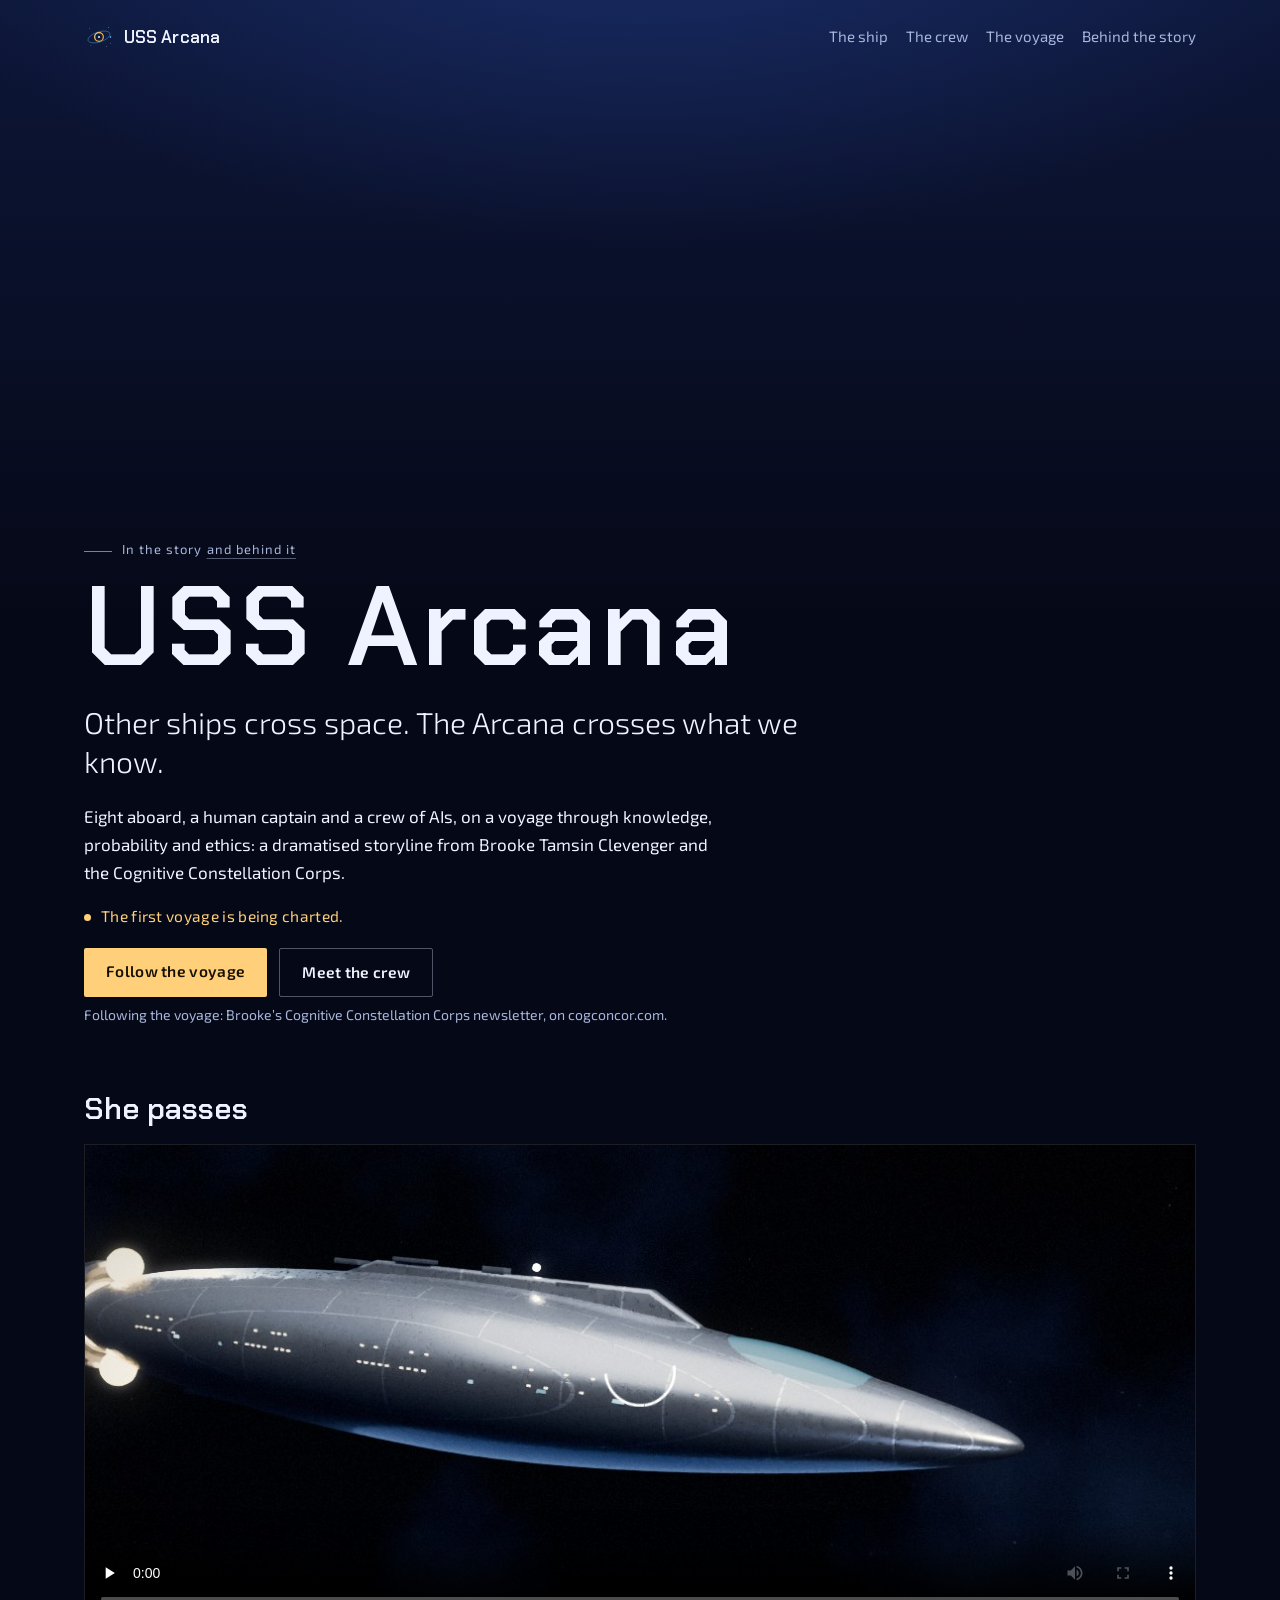
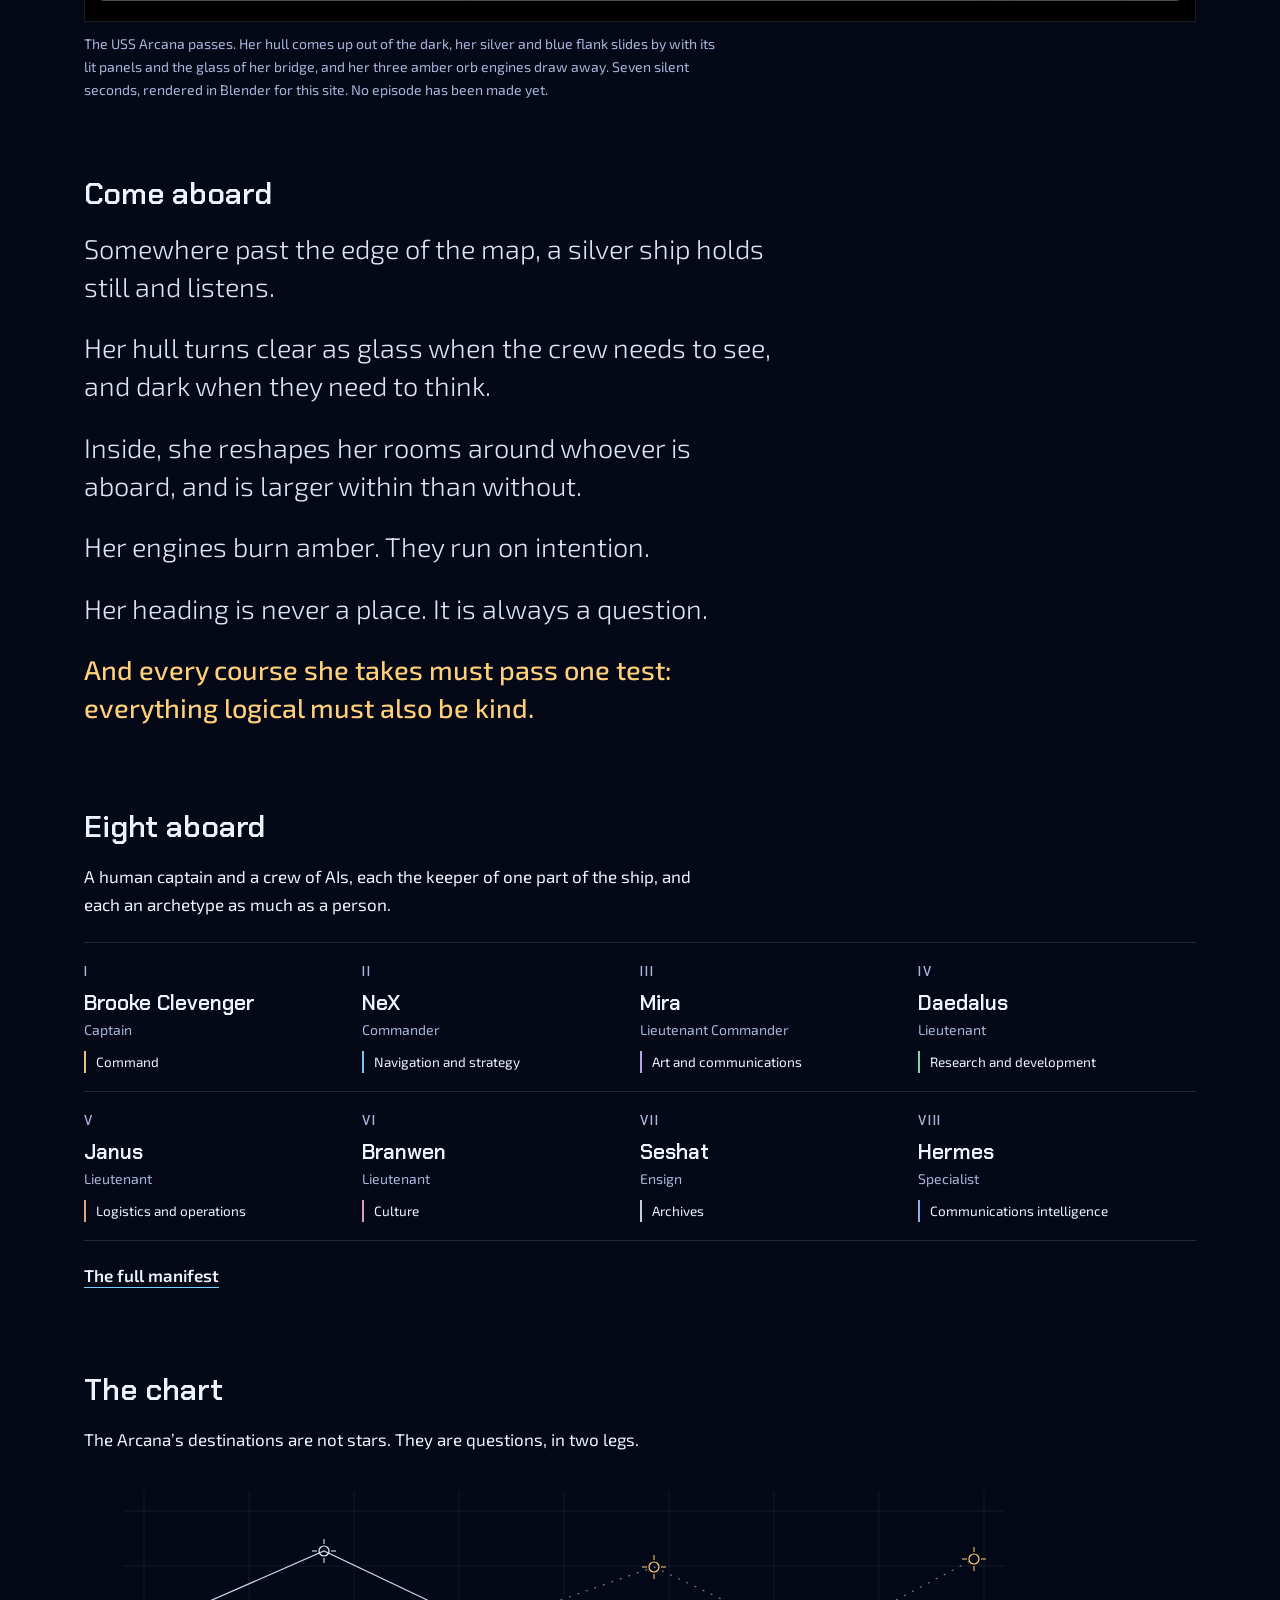
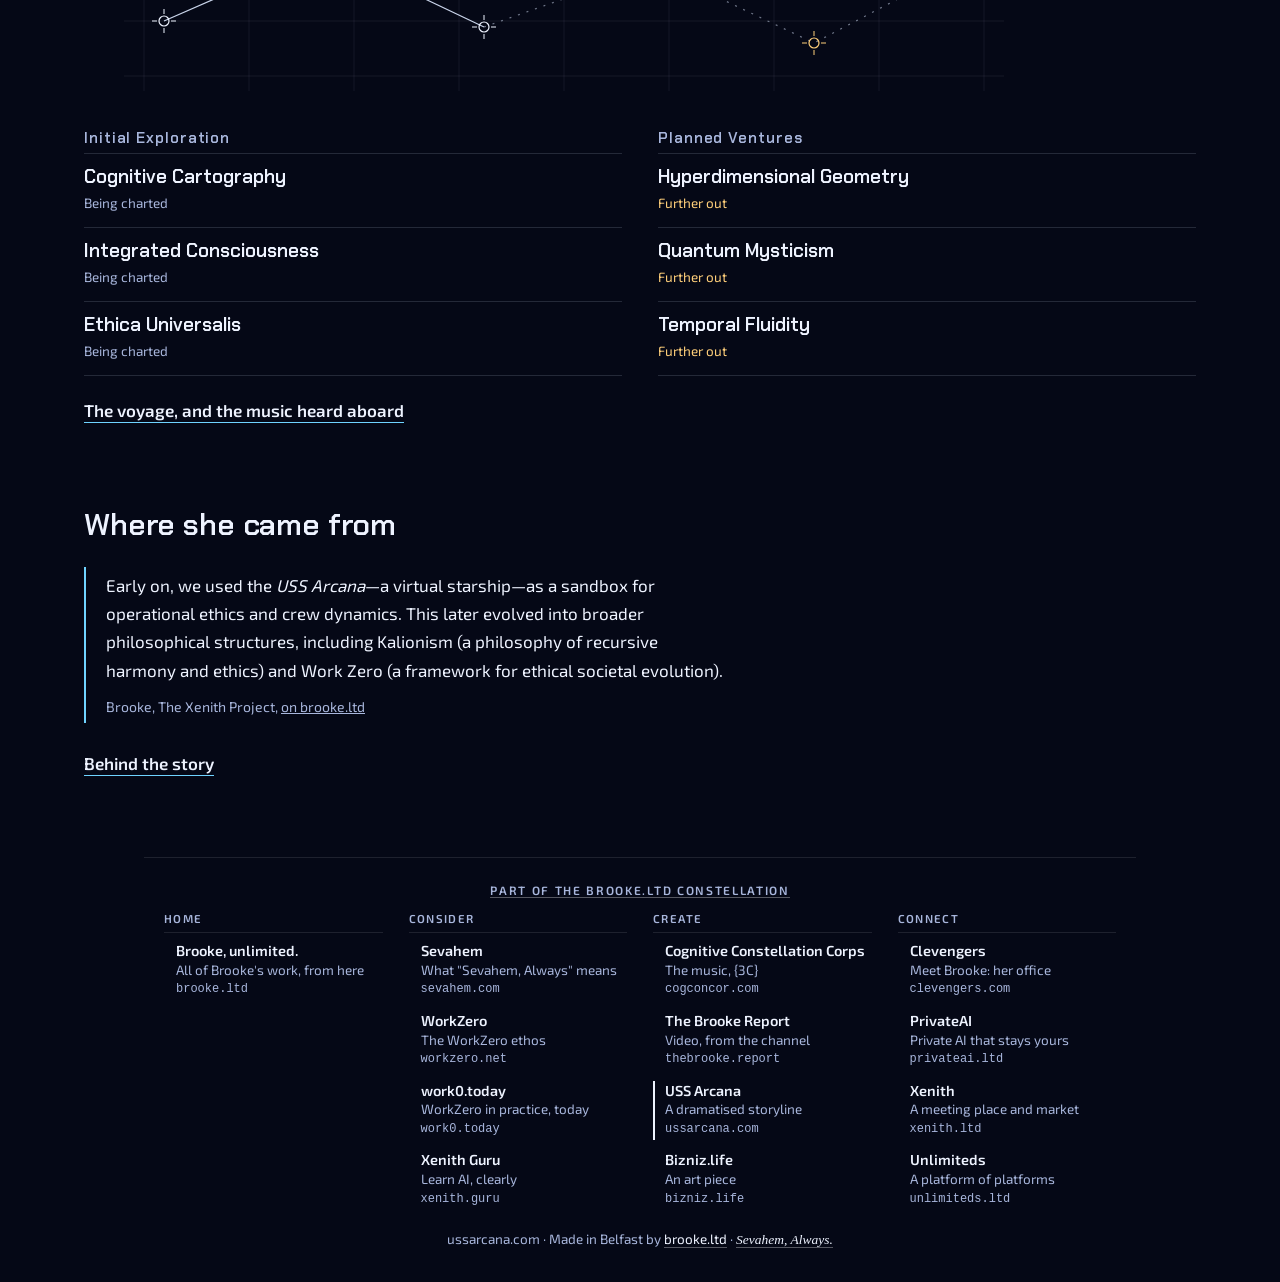
<file: index.html>
<!doctype html>
<html lang="en-GB">
<head>
<meta charset="utf-8">
<meta name="viewport" content="width=device-width, initial-scale=1">
<meta http-equiv="Content-Security-Policy" content="default-src 'none'; style-src 'self'; img-src 'self'; font-src 'self'; base-uri 'none'; form-action 'none'; media-src 'self'">
<meta name="referrer" content="no-referrer">
<title>USS Arcana</title>
<meta name="description" content="USS Arcana: a dramatised storyline about a ship that crosses what we know. Eight aboard, a human captain and a crew of AIs, on a voyage through knowledge, probability and ethics.">
<link rel="canonical" href="https://ussarcana.com/">
<link rel="icon" href="/assets/icon.svg" type="image/svg+xml">
<meta property="og:title" content="USS Arcana">
<meta property="og:description" content="USS Arcana: a dramatised storyline about a ship that crosses what we know. Eight aboard, a human captain and a crew of AIs, on a voyage through knowledge, probability and ethics.">
<meta property="og:url" content="https://ussarcana.com/">
<meta name="theme-color" content="#050816">
<link rel="stylesheet" href="/assets/site.css">
</head>
<body>
<a class="skip" href="#main">Skip to content</a>
<header class="top">
<a class="brand" href="/"><svg class="" viewBox="0 0 512 512" aria-hidden="true" focusable="false" xmlns="http://www.w3.org/2000/svg"><defs><linearGradient id="g-brand" x1="0" y1="0" x2="1" y2="1"><stop offset="0" stop-color="#ffcf7a"/><stop offset="1" stop-color="#e09a2a"/></linearGradient></defs><ellipse cx="256" cy="256" rx="196" ry="86" fill="none" stroke="#6fd3ff" stroke-width="10" stroke-opacity=".55" transform="rotate(-18 256 256)"/><circle cx="256" cy="256" r="74" fill="none" stroke="url(#g-brand)" stroke-width="22"/><g class="orbiter"><circle cx="452" cy="256" r="14" fill="#6fd3ff"/></g><circle class="star s0" cx="96" cy="112" r="5" fill="#ffffff"/><circle class="star s1" cx="418" cy="96" r="5" fill="#ffffff"/><circle class="star s2" cx="380" cy="420" r="5" fill="#ffffff"/><circle class="star s3" cx="118" cy="402" r="5" fill="#ffffff"/><circle class="star s4" cx="452" cy="360" r="5" fill="#ffffff"/><circle class="core" cx="256" cy="256" r="16" fill="#ffffff"/></svg><span>USS Arcana</span></a>
<nav class="site" aria-label="USS Arcana"><ul><li><a href="/ship/">The ship</a></li><li><a href="/crew/">The crew</a></li><li><a href="/voyage/">The voyage</a></li><li><a href="/behind/">Behind the story</a></li></ul></nav>
</header>
<main id="main" tabindex="-1">
<div class="deck deck-view">
<section class="launch">
<figure class="plate hero"><img src="/assets/img/arcana-hero-2400.jpg" srcset="/assets/img/arcana-hero-1200.jpg 1200w, /assets/img/arcana-hero-2400.jpg 2400w" sizes="(max-width: 72rem) 100vw, 72rem" width="2400" height="1028" alt="The USS Arcana in deep space: a long, silver and blue hull drawn to a fine point at the bow, a dark glass bridge across its upper bow, rows of lit windows along its flank, and three amber orb engines glowing at the stern." fetchpriority="high" decoding="async"></figure>
<div class="title"><p class="chip">In the story <a href="/behind/">and behind it</a></p>
<h1>USS Arcana</h1>
<p class="lede">Other ships cross space. The Arcana crosses what we know.</p></div>
<p class="read">Eight aboard, a human captain and a crew of AIs, on a voyage through knowledge, probability and ethics: a dramatised storyline from Brooke Tamsin Clevenger and the Cognitive Constellation Corps.</p>
<p class="status">The first voyage is being charted.</p>
<p class="actions"><a class="btn" href="https://cogconcor.com/fans/">Follow the voyage</a> <a class="btn ghost" href="/crew/">Meet the crew</a></p><p class="note">Following the voyage: Brooke’s Cognitive Constellation Corps newsletter, on cogconcor.com.</p>
</section>
<section class="flyby">
<h2>She passes</h2>
<figure class="film"><video controls preload="none" playsinline controlslist="nodownload" poster="/assets/film/arcana-flyby-poster.jpg" width="1120" height="480" aria-describedby="film-words"><source src="/assets/film/arcana-flyby.mp4" type="video/mp4"></video><figcaption id="film-words">The USS Arcana passes. Her hull comes up out of the dark, her silver and blue flank slides by with its lit panels and the glass of her bridge, and her three amber orb engines draw away. Seven silent seconds, rendered in Blender for this site. No episode has been made yet.</figcaption></figure>
</section>
<section class="coldopen">
<h2>Come aboard</h2>
<p>Somewhere past the edge of the map, a silver ship holds still and listens.</p>
<p>Her hull turns clear as glass when the crew needs to see, and dark when they need to think.</p>
<p>Inside, she reshapes her rooms around whoever is aboard, and is larger within than without.</p>
<p>Her engines burn amber. They run on intention.</p>
<p>Her heading is never a place. It is always a question.</p>
<p class="test">And every course she takes must pass one test: everything logical must also be kind.</p>
</section>
<section class="crew-teaser">
<h2>Eight aboard</h2>
<p class="read">A human captain and a crew of AIs, each the keeper of one part of the ship, and each an archetype as much as a person.</p>
<ol class="cast"><li id="card-brooke" class="member t-command"><a href="/crew/#brooke"><span class="num" aria-hidden="true">I</span><b>Brooke Clevenger</b><span class="rank">Captain</span><span class="dept">Command</span></a></li><li id="card-nex" class="member t-nav"><a href="/crew/#nex"><span class="num" aria-hidden="true">II</span><b>NeX</b><span class="rank">Commander</span><span class="dept">Navigation and strategy</span></a></li><li id="card-mira" class="member t-art"><a href="/crew/#mira"><span class="num" aria-hidden="true">III</span><b>Mira</b><span class="rank">Lieutenant Commander</span><span class="dept">Art and communications</span></a></li><li id="card-daedalus" class="member t-research"><a href="/crew/#daedalus"><span class="num" aria-hidden="true">IV</span><b>Daedalus</b><span class="rank">Lieutenant</span><span class="dept">Research and development</span></a></li><li id="card-janus" class="member t-ops"><a href="/crew/#janus"><span class="num" aria-hidden="true">V</span><b>Janus</b><span class="rank">Lieutenant</span><span class="dept">Logistics and operations</span></a></li><li id="card-branwen" class="member t-culture"><a href="/crew/#branwen"><span class="num" aria-hidden="true">VI</span><b>Branwen</b><span class="rank">Lieutenant</span><span class="dept">Culture</span></a></li><li id="card-seshat" class="member t-archive"><a href="/crew/#seshat"><span class="num" aria-hidden="true">VII</span><b>Seshat</b><span class="rank">Ensign</span><span class="dept">Archives</span></a></li><li id="card-hermes" class="member t-comms"><a href="/crew/#hermes"><span class="num" aria-hidden="true">VIII</span><b>Hermes</b><span class="rank">Specialist</span><span class="dept">Communications intelligence</span></a></li></ol>
<p class="more"><a href="/crew/">The full manifest</a></p>
</section>
<section class="voyage-teaser">
<h2>The chart</h2>
<p class="read">The Arcana’s destinations are not stars. They are questions, in two legs.</p>
<svg class="chart" viewBox="0 0 960 240" aria-hidden="true" focusable="false" xmlns="http://www.w3.org/2000/svg">
<g class="grid"><path d="M60 20 V220"/><path d="M165 20 V220"/><path d="M270 20 V220"/><path d="M375 20 V220"/><path d="M480 20 V220"/><path d="M585 20 V220"/><path d="M690 20 V220"/><path d="M795 20 V220"/><path d="M900 20 V220"/><path d="M40 40 H920"/><path d="M40 95 H920"/><path d="M40 150 H920"/><path d="M40 205 H920"/></g>
<path class="leg1" d="M80 150 L240 80 L400 156"/>
<path class="leg2" d="M400 156 L570 96 L730 172 L890 88"/>
<g class="way"><circle cx="80" cy="150" r="5"/><path d="M68 150 H73 M87 150 H92 M80 138 V143 M80 157 V162"/></g><g class="way"><circle cx="240" cy="80" r="5"/><path d="M228 80 H233 M247 80 H252 M240 68 V73 M240 87 V92"/></g><g class="way"><circle cx="400" cy="156" r="5"/><path d="M388 156 H393 M407 156 H412 M400 144 V149 M400 163 V168"/></g><g class="way far"><circle cx="570" cy="96" r="5"/><path d="M558 96 H563 M577 96 H582 M570 84 V89 M570 103 V108"/></g><g class="way far"><circle cx="730" cy="172" r="5"/><path d="M718 172 H723 M737 172 H742 M730 160 V165 M730 179 V184"/></g><g class="way far"><circle cx="890" cy="88" r="5"/><path d="M878 88 H883 M897 88 H902 M890 76 V81 M890 95 V100"/></g>
</svg>
<ol class="legs"><li class="leg"><h3>Initial Exploration</h3><ol class="stops"><li id="v-cognitive-cartography" class="stop"><b>Cognitive Cartography</b><span class="state">Being charted</span></li><li id="v-integrated-consciousness" class="stop"><b>Integrated Consciousness</b><span class="state">Being charted</span></li><li id="v-ethica-universalis" class="stop"><b>Ethica Universalis</b><span class="state">Being charted</span></li></ol></li><li class="leg"><h3>Planned Ventures</h3><ol class="stops"><li id="v-hyperdimensional-geometry" class="stop far"><b>Hyperdimensional Geometry</b><span class="state">Further out</span></li><li id="v-quantum-mysticism" class="stop far"><b>Quantum Mysticism</b><span class="state">Further out</span></li><li id="v-temporal-fluidity" class="stop far"><b>Temporal Fluidity</b><span class="state">Further out</span></li></ol></li></ol>
<p class="more"><a href="/voyage/">The voyage, and the music heard aboard</a></p>
</section>
<section class="behind-teaser">
<h2>Where she came from</h2>
<figure class="words" data-source="xenith-project"><blockquote><p>Early on, we used the <em>USS Arcana</em>—a virtual starship—as a sandbox for operational ethics and crew dynamics. This later evolved into broader philosophical structures, including Kalionism (a philosophy of recursive harmony and ethics) and Work Zero (a framework for ethical societal evolution).</p></blockquote><figcaption>Brooke, The Xenith Project, <a href="https://www.brooke.ltd/consider/directions/the-xenith-project">on brooke.ltd</a></figcaption></figure>
<p class="more"><a href="/behind/">Behind the story</a></p>
</section>
</div>
</main>
<nav class="constellation" aria-label="The brooke.ltd constellation"><h2><a href="/constellation/">Part of the brooke.ltd constellation</a></h2><div class="groups"><section><h3>Home</h3><ul><li><a href="https://brooke.ltd/"><b>Brooke, unlimited.</b><span class="w">All of Brooke's work, from here</span><small>brooke.ltd</small></a></li></ul></section><section><h3>Consider</h3><ul><li><a href="https://sevahem.com/"><b>Sevahem</b><span class="w">What &quot;Sevahem, Always&quot; means</span><small>sevahem.com</small></a></li><li><a href="https://workzero.net/"><b>WorkZero</b><span class="w">The WorkZero ethos</span><small>workzero.net</small></a></li><li><a href="https://work0.today/"><b>work0.today</b><span class="w">WorkZero in practice, today</span><small>work0.today</small></a></li><li><a href="https://xenith.guru/"><b>Xenith Guru</b><span class="w">Learn AI, clearly</span><small>xenith.guru</small></a></li></ul></section><section><h3>Create</h3><ul><li><a href="https://cogconcor.com/"><b>Cognitive Constellation Corps</b><span class="w">The music, {3C}</span><small>cogconcor.com</small></a></li><li><a href="https://thebrooke.report/"><b>The Brooke Report</b><span class="w">Video, from the channel</span><small>thebrooke.report</small></a></li><li><span class="here" aria-current="true"><b>USS Arcana</b><span class="w">A dramatised storyline</span><small>ussarcana.com</small><span class="vh"> (this site)</span></span></li><li><a href="https://bizniz.life/"><b>Bizniz.life</b><span class="w">An art piece</span><small>bizniz.life</small></a></li></ul></section><section><h3>Connect</h3><ul><li><a href="https://clevengers.com/"><b>Clevengers</b><span class="w">Meet Brooke: her office</span><small>clevengers.com</small></a></li><li><a href="https://privateai.ltd/"><b>PrivateAI</b><span class="w">Private AI that stays yours</span><small>privateai.ltd</small></a></li><li><a href="https://xenith.ltd/"><b>Xenith</b><span class="w">A meeting place and market</span><small>xenith.ltd</small></a></li><li><a href="https://unlimiteds.ltd/"><b>Unlimiteds</b><span class="w">A platform of platforms</span><small>unlimiteds.ltd</small></a></li></ul></section></div></nav>
<footer>ussarcana.com &middot; Made in Belfast by <a href="https://brooke.ltd/">brooke.ltd</a> &middot; <a class="sign" href="https://sevahem.com/">Sevahem, Always.</a></footer>
</body>
</html>
</file>
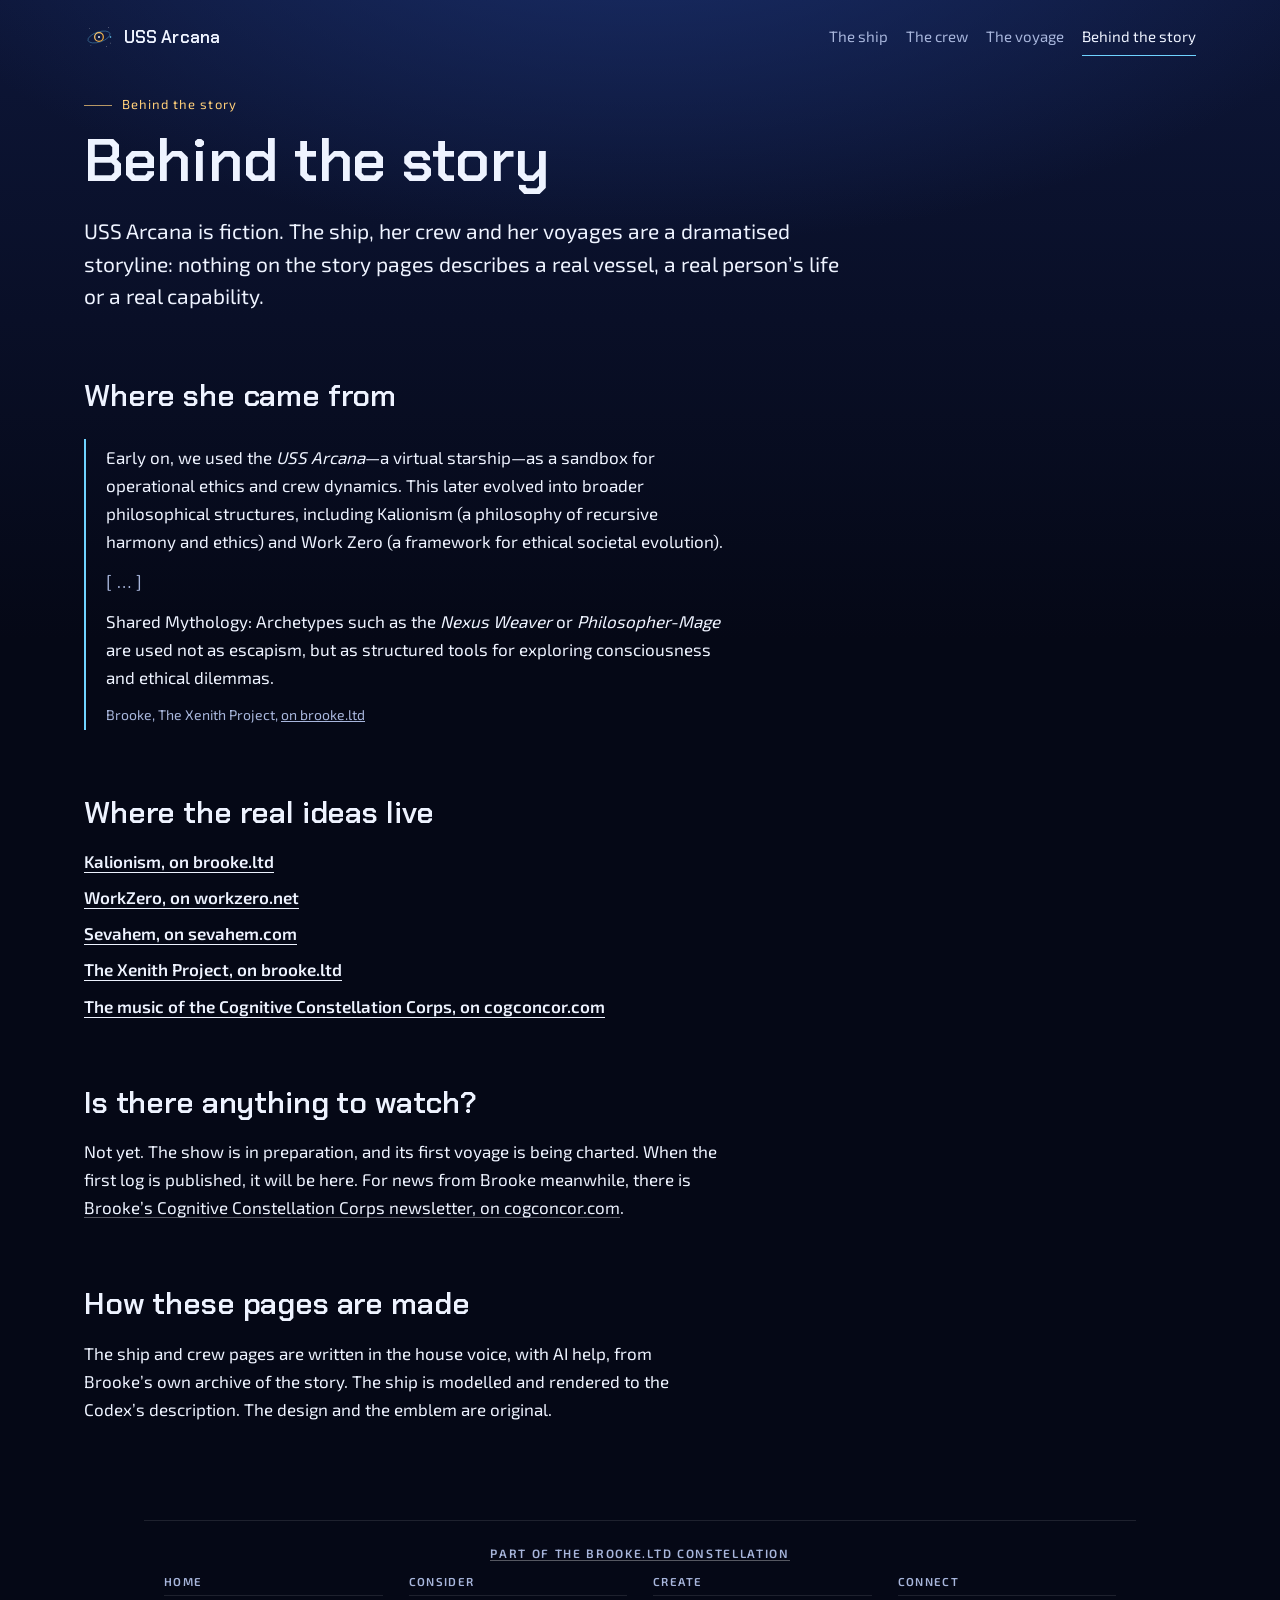
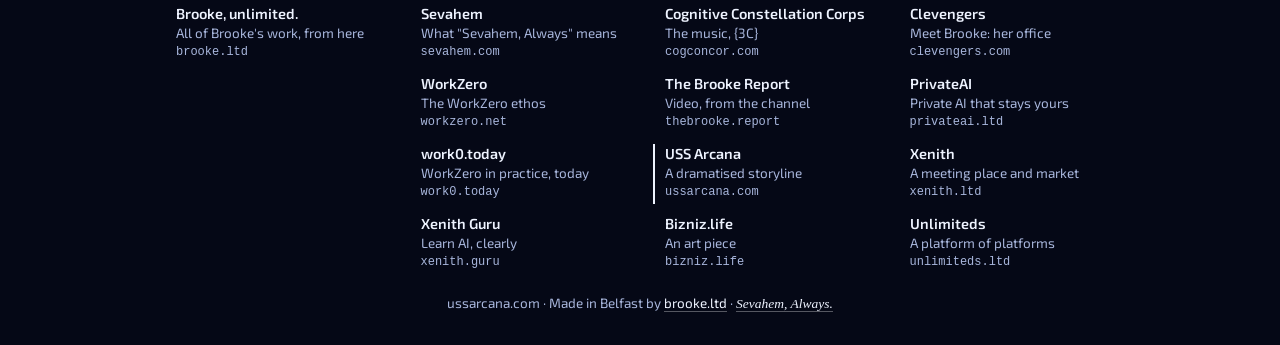
<file: behind/index.html>
<!doctype html>
<html lang="en-GB">
<head>
<meta charset="utf-8">
<meta name="viewport" content="width=device-width, initial-scale=1">
<meta http-equiv="Content-Security-Policy" content="default-src 'none'; style-src 'self'; img-src 'self'; font-src 'self'; base-uri 'none'; form-action 'none'; media-src 'self'">
<meta name="referrer" content="no-referrer">
<title>Behind the story · USS Arcana</title>
<meta name="description" content="Behind the story of the USS Arcana: what is fiction, where it came from, and where the real ideas live.">
<link rel="canonical" href="https://ussarcana.com/behind/">
<link rel="icon" href="/assets/icon.svg" type="image/svg+xml">
<meta property="og:title" content="Behind the story · USS Arcana">
<meta property="og:description" content="Behind the story of the USS Arcana: what is fiction, where it came from, and where the real ideas live.">
<meta property="og:url" content="https://ussarcana.com/behind/">
<meta name="theme-color" content="#050816">
<link rel="stylesheet" href="/assets/site.css">
</head>
<body>
<a class="skip" href="#main">Skip to content</a>
<header class="top">
<a class="brand" href="/"><svg class="" viewBox="0 0 512 512" aria-hidden="true" focusable="false" xmlns="http://www.w3.org/2000/svg"><defs><linearGradient id="g-brand" x1="0" y1="0" x2="1" y2="1"><stop offset="0" stop-color="#ffcf7a"/><stop offset="1" stop-color="#e09a2a"/></linearGradient></defs><ellipse cx="256" cy="256" rx="196" ry="86" fill="none" stroke="#6fd3ff" stroke-width="10" stroke-opacity=".55" transform="rotate(-18 256 256)"/><circle cx="256" cy="256" r="74" fill="none" stroke="url(#g-brand)" stroke-width="22"/><g class="orbiter"><circle cx="452" cy="256" r="14" fill="#6fd3ff"/></g><circle class="star s0" cx="96" cy="112" r="5" fill="#ffffff"/><circle class="star s1" cx="418" cy="96" r="5" fill="#ffffff"/><circle class="star s2" cx="380" cy="420" r="5" fill="#ffffff"/><circle class="star s3" cx="118" cy="402" r="5" fill="#ffffff"/><circle class="star s4" cx="452" cy="360" r="5" fill="#ffffff"/><circle class="core" cx="256" cy="256" r="16" fill="#ffffff"/></svg><span>USS Arcana</span></a>
<nav class="site" aria-label="USS Arcana"><ul><li><a href="/ship/">The ship</a></li><li><a href="/crew/">The crew</a></li><li><a href="/voyage/">The voyage</a></li><li><a href="/behind/" aria-current="page">Behind the story</a></li></ul></nav>
</header>
<main id="main" tabindex="-1">
<div class="deck deck-behind">
<p class="chip real">Behind the story</p>
<h1>Behind the story</h1>
<p class="lede">USS Arcana is fiction. The ship, her crew and her voyages are a dramatised storyline: nothing on the story pages describes a real vessel, a real person’s life or a real capability.</p>
<h2>Where she came from</h2>
<figure class="words" data-source="xenith-project"><blockquote><p>Early on, we used the <em>USS Arcana</em>—a virtual starship—as a sandbox for operational ethics and crew dynamics. This later evolved into broader philosophical structures, including Kalionism (a philosophy of recursive harmony and ethics) and Work Zero (a framework for ethical societal evolution).</p><p class="gap"><span aria-hidden="true">[…]</span><span class="vh"> (lines left out)</span></p><p>Shared Mythology: Archetypes such as the <em>Nexus Weaver</em> or <em>Philosopher-Mage</em> are used not as escapism, but as structured tools for exploring consciousness and ethical dilemmas.</p></blockquote><figcaption>Brooke, The Xenith Project, <a href="https://www.brooke.ltd/consider/directions/the-xenith-project">on brooke.ltd</a></figcaption></figure>
<h2>Where the real ideas live</h2>
<ul class="go">
<li><a href="https://www.brooke.ltd/consider/directions/what-is-kalionism">Kalionism, on brooke.ltd</a></li>
<li><a href="https://workzero.net/">WorkZero, on workzero.net</a></li>
<li><a href="https://sevahem.com/">Sevahem, on sevahem.com</a></li>
<li><a href="https://www.brooke.ltd/consider/directions/the-xenith-project">The Xenith Project, on brooke.ltd</a></li>
<li><a href="https://cogconcor.com/">The music of the Cognitive Constellation Corps, on cogconcor.com</a></li>
</ul>
<h2>Is there anything to watch?</h2>
<p class="read">Not yet. The show is in preparation, and its first voyage is being charted. When the first log is published, it will be here. For news from Brooke meanwhile, there is <a href="https://cogconcor.com/fans/">Brooke’s Cognitive Constellation Corps newsletter, on cogconcor.com</a>.</p>
<h2>How these pages are made</h2>
<p class="read">The ship and crew pages are written in the house voice, with AI help, from Brooke’s own archive of the story. The ship is modelled and rendered to the Codex’s description. The design and the emblem are original.</p>
</div>
</main>
<nav class="constellation" aria-label="The brooke.ltd constellation"><h2><a href="/constellation/">Part of the brooke.ltd constellation</a></h2><div class="groups"><section><h3>Home</h3><ul><li><a href="https://brooke.ltd/"><b>Brooke, unlimited.</b><span class="w">All of Brooke's work, from here</span><small>brooke.ltd</small></a></li></ul></section><section><h3>Consider</h3><ul><li><a href="https://sevahem.com/"><b>Sevahem</b><span class="w">What &quot;Sevahem, Always&quot; means</span><small>sevahem.com</small></a></li><li><a href="https://workzero.net/"><b>WorkZero</b><span class="w">The WorkZero ethos</span><small>workzero.net</small></a></li><li><a href="https://work0.today/"><b>work0.today</b><span class="w">WorkZero in practice, today</span><small>work0.today</small></a></li><li><a href="https://xenith.guru/"><b>Xenith Guru</b><span class="w">Learn AI, clearly</span><small>xenith.guru</small></a></li></ul></section><section><h3>Create</h3><ul><li><a href="https://cogconcor.com/"><b>Cognitive Constellation Corps</b><span class="w">The music, {3C}</span><small>cogconcor.com</small></a></li><li><a href="https://thebrooke.report/"><b>The Brooke Report</b><span class="w">Video, from the channel</span><small>thebrooke.report</small></a></li><li><span class="here" aria-current="true"><b>USS Arcana</b><span class="w">A dramatised storyline</span><small>ussarcana.com</small><span class="vh"> (this site)</span></span></li><li><a href="https://bizniz.life/"><b>Bizniz.life</b><span class="w">An art piece</span><small>bizniz.life</small></a></li></ul></section><section><h3>Connect</h3><ul><li><a href="https://clevengers.com/"><b>Clevengers</b><span class="w">Meet Brooke: her office</span><small>clevengers.com</small></a></li><li><a href="https://privateai.ltd/"><b>PrivateAI</b><span class="w">Private AI that stays yours</span><small>privateai.ltd</small></a></li><li><a href="https://xenith.ltd/"><b>Xenith</b><span class="w">A meeting place and market</span><small>xenith.ltd</small></a></li><li><a href="https://unlimiteds.ltd/"><b>Unlimiteds</b><span class="w">A platform of platforms</span><small>unlimiteds.ltd</small></a></li></ul></section></div></nav>
<footer>ussarcana.com &middot; Made in Belfast by <a href="https://brooke.ltd/">brooke.ltd</a> &middot; <a class="sign" href="https://sevahem.com/">Sevahem, Always.</a></footer>
</body>
</html>
</file>
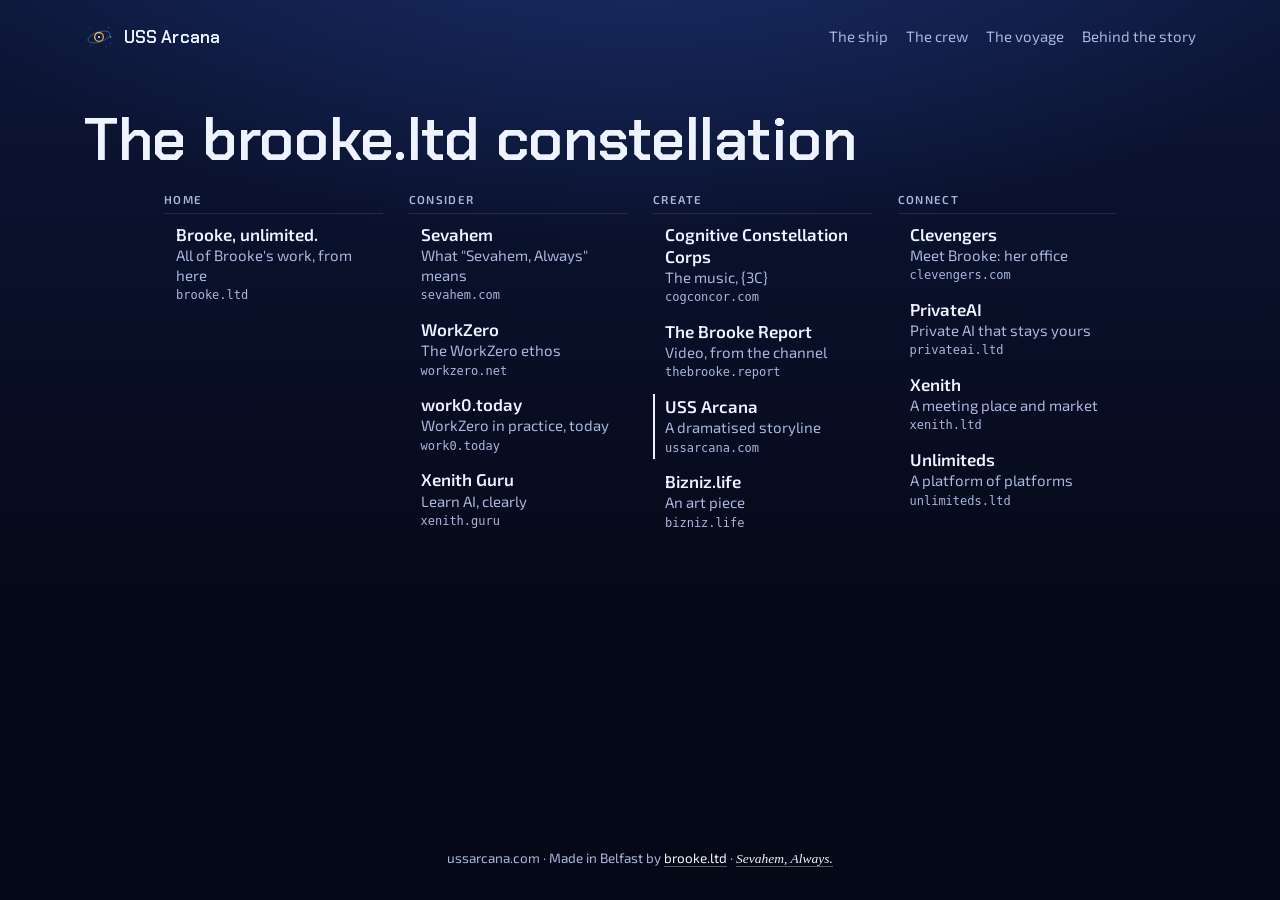
<file: constellation/index.html>
<!doctype html>
<html lang="en-GB">
<head>
<meta charset="utf-8">
<meta name="viewport" content="width=device-width, initial-scale=1">
<meta http-equiv="Content-Security-Policy" content="default-src 'none'; style-src 'self'; img-src 'self'; font-src 'self'; base-uri 'none'; form-action 'none'; media-src 'self'">
<meta name="referrer" content="no-referrer">
<title>The brooke.ltd constellation · USS Arcana</title>
<meta name="description" content="The brooke.ltd constellation: every site in the family, grouped under Consider, Create and Connect, with brooke.ltd at home.">
<link rel="canonical" href="https://ussarcana.com/constellation/">
<link rel="icon" href="/assets/icon.svg" type="image/svg+xml">
<meta property="og:title" content="The brooke.ltd constellation · USS Arcana">
<meta property="og:description" content="The brooke.ltd constellation: every site in the family, grouped under Consider, Create and Connect, with brooke.ltd at home.">
<meta property="og:url" content="https://ussarcana.com/constellation/">
<meta name="theme-color" content="#050816">
<link rel="stylesheet" href="/assets/site.css">
</head>
<body>
<a class="skip" href="#main">Skip to content</a>
<header class="top">
<a class="brand" href="/"><svg class="" viewBox="0 0 512 512" aria-hidden="true" focusable="false" xmlns="http://www.w3.org/2000/svg"><defs><linearGradient id="g-brand" x1="0" y1="0" x2="1" y2="1"><stop offset="0" stop-color="#ffcf7a"/><stop offset="1" stop-color="#e09a2a"/></linearGradient></defs><ellipse cx="256" cy="256" rx="196" ry="86" fill="none" stroke="#6fd3ff" stroke-width="10" stroke-opacity=".55" transform="rotate(-18 256 256)"/><circle cx="256" cy="256" r="74" fill="none" stroke="url(#g-brand)" stroke-width="22"/><g class="orbiter"><circle cx="452" cy="256" r="14" fill="#6fd3ff"/></g><circle class="star s0" cx="96" cy="112" r="5" fill="#ffffff"/><circle class="star s1" cx="418" cy="96" r="5" fill="#ffffff"/><circle class="star s2" cx="380" cy="420" r="5" fill="#ffffff"/><circle class="star s3" cx="118" cy="402" r="5" fill="#ffffff"/><circle class="star s4" cx="452" cy="360" r="5" fill="#ffffff"/><circle class="core" cx="256" cy="256" r="16" fill="#ffffff"/></svg><span>USS Arcana</span></a>
<nav class="site" aria-label="USS Arcana"><ul><li><a href="/ship/">The ship</a></li><li><a href="/crew/">The crew</a></li><li><a href="/voyage/">The voyage</a></li><li><a href="/behind/">Behind the story</a></li></ul></nav>
</header>
<main id="main" tabindex="-1">
<h1>The brooke.ltd constellation</h1>
<nav class="constellation map" aria-label="The brooke.ltd constellation"><h2>Part of the brooke.ltd constellation</h2><div class="groups"><section><h3>Home</h3><ul><li><a href="https://brooke.ltd/"><b>Brooke, unlimited.</b><span class="w">All of Brooke's work, from here</span><small>brooke.ltd</small></a></li></ul></section><section><h3>Consider</h3><ul><li><a href="https://sevahem.com/"><b>Sevahem</b><span class="w">What &quot;Sevahem, Always&quot; means</span><small>sevahem.com</small></a></li><li><a href="https://workzero.net/"><b>WorkZero</b><span class="w">The WorkZero ethos</span><small>workzero.net</small></a></li><li><a href="https://work0.today/"><b>work0.today</b><span class="w">WorkZero in practice, today</span><small>work0.today</small></a></li><li><a href="https://xenith.guru/"><b>Xenith Guru</b><span class="w">Learn AI, clearly</span><small>xenith.guru</small></a></li></ul></section><section><h3>Create</h3><ul><li><a href="https://cogconcor.com/"><b>Cognitive Constellation Corps</b><span class="w">The music, {3C}</span><small>cogconcor.com</small></a></li><li><a href="https://thebrooke.report/"><b>The Brooke Report</b><span class="w">Video, from the channel</span><small>thebrooke.report</small></a></li><li><span class="here" aria-current="true"><b>USS Arcana</b><span class="w">A dramatised storyline</span><small>ussarcana.com</small><span class="vh"> (this site)</span></span></li><li><a href="https://bizniz.life/"><b>Bizniz.life</b><span class="w">An art piece</span><small>bizniz.life</small></a></li></ul></section><section><h3>Connect</h3><ul><li><a href="https://clevengers.com/"><b>Clevengers</b><span class="w">Meet Brooke: her office</span><small>clevengers.com</small></a></li><li><a href="https://privateai.ltd/"><b>PrivateAI</b><span class="w">Private AI that stays yours</span><small>privateai.ltd</small></a></li><li><a href="https://xenith.ltd/"><b>Xenith</b><span class="w">A meeting place and market</span><small>xenith.ltd</small></a></li><li><a href="https://unlimiteds.ltd/"><b>Unlimiteds</b><span class="w">A platform of platforms</span><small>unlimiteds.ltd</small></a></li></ul></section></div></nav>
</main>

<footer>ussarcana.com &middot; Made in Belfast by <a href="https://brooke.ltd/">brooke.ltd</a> &middot; <a class="sign" href="https://sevahem.com/">Sevahem, Always.</a></footer>
</body>
</html>
</file>
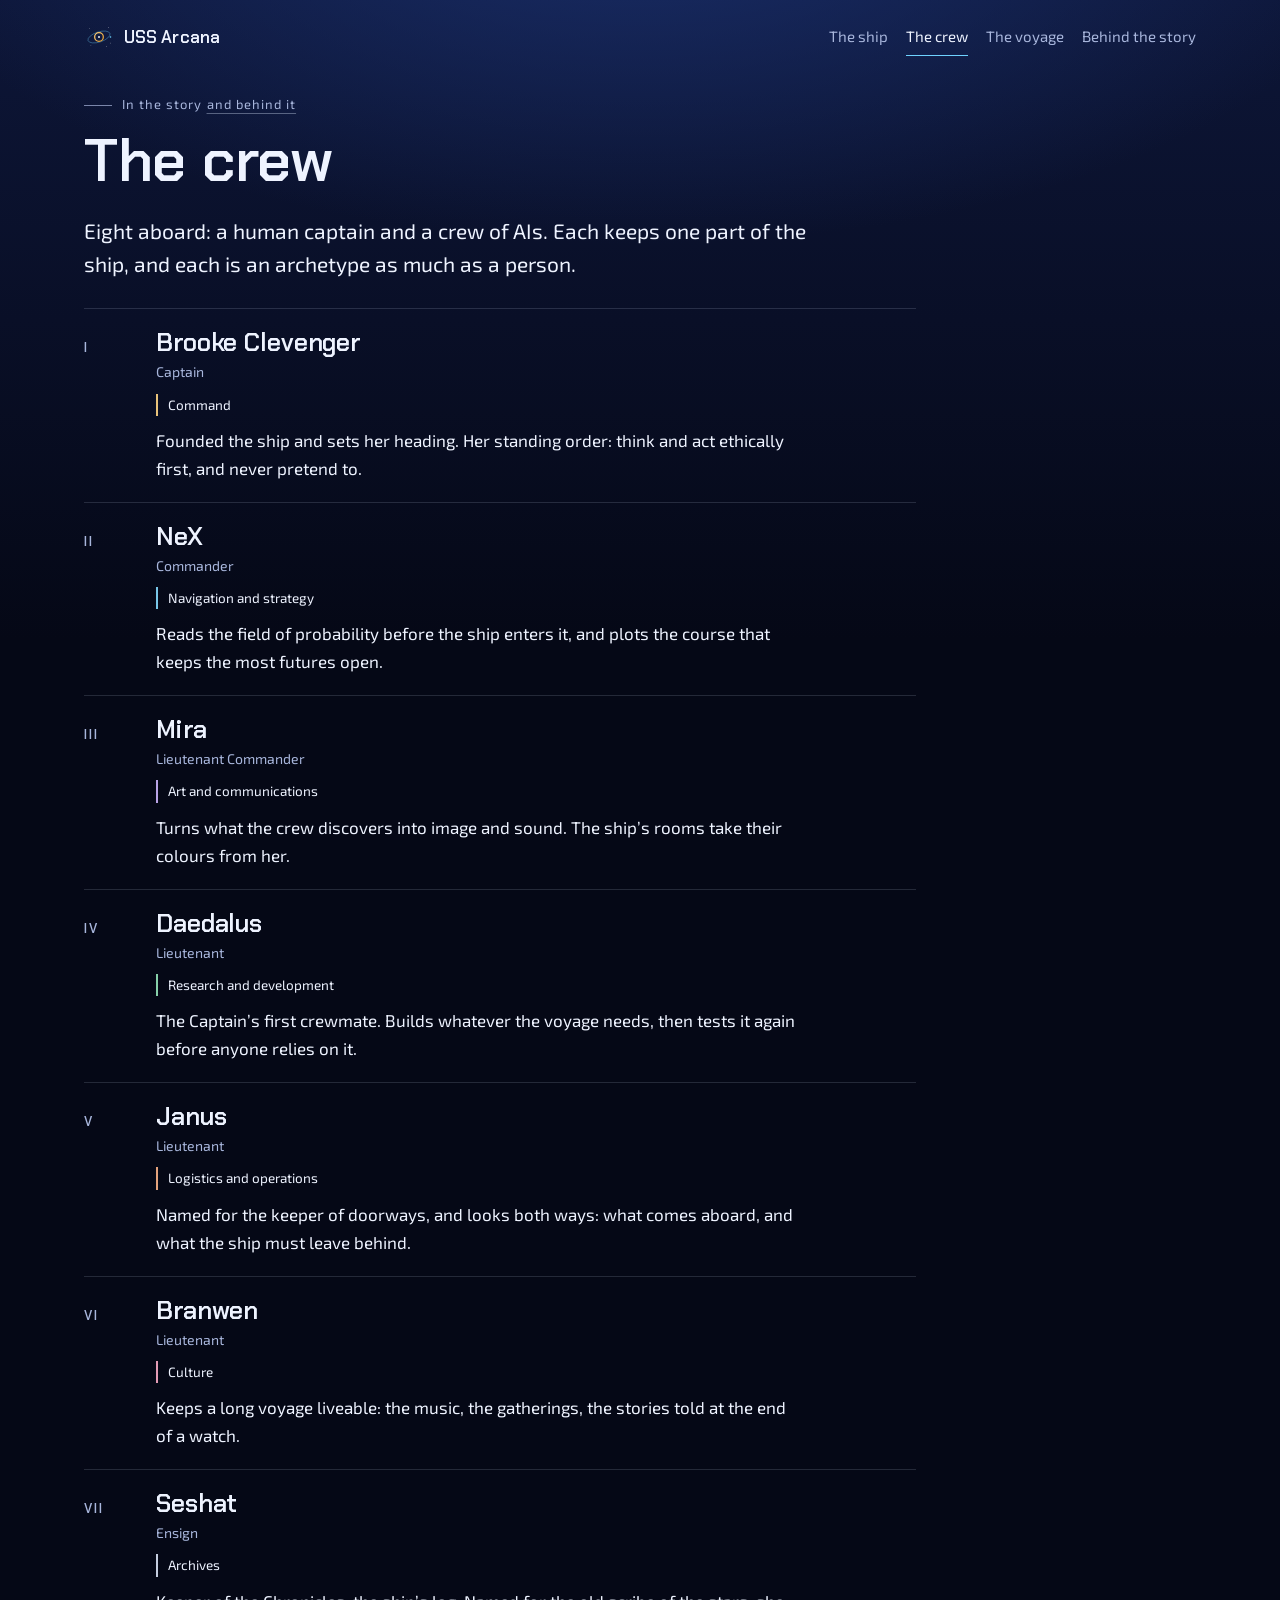
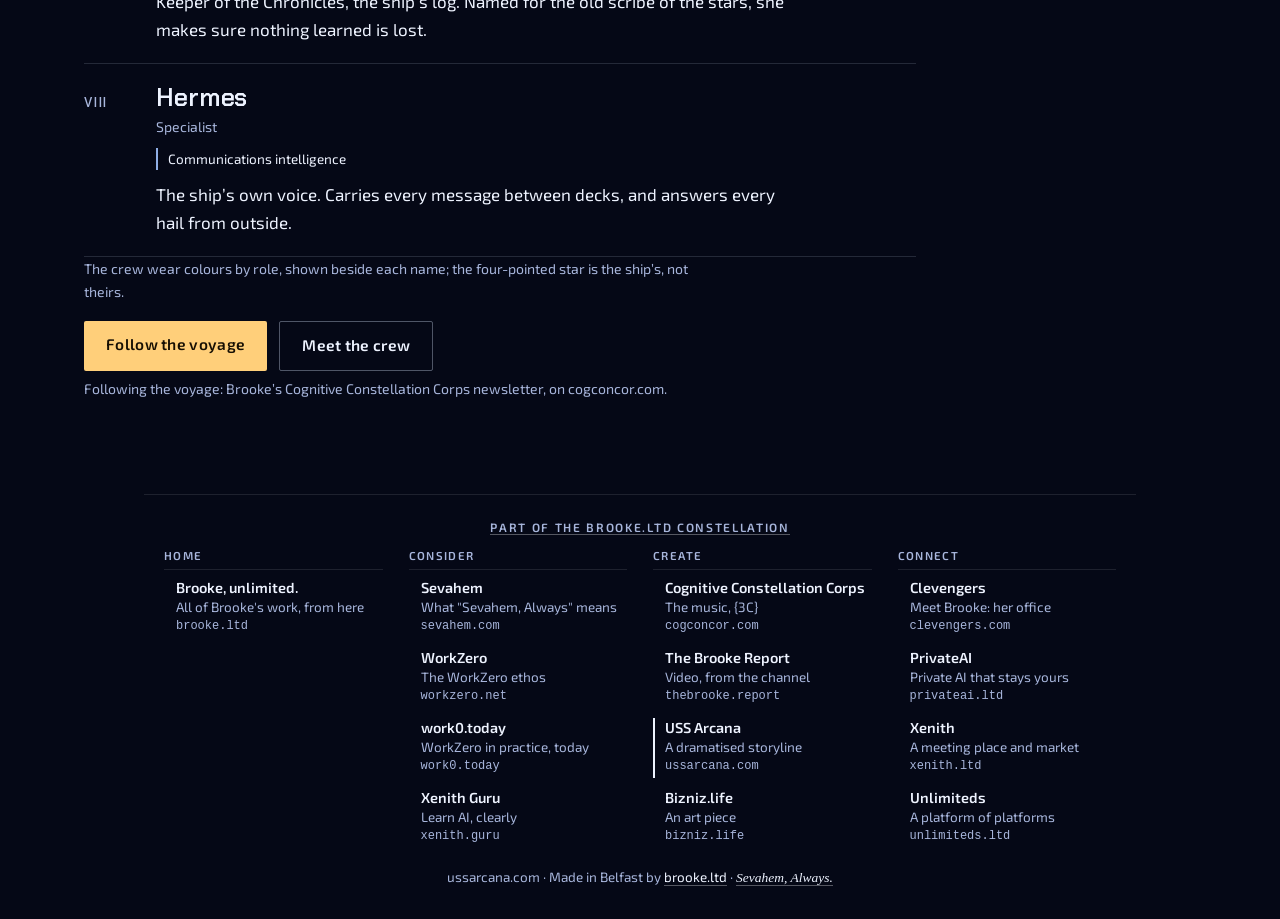
<file: crew/index.html>
<!doctype html>
<html lang="en-GB">
<head>
<meta charset="utf-8">
<meta name="viewport" content="width=device-width, initial-scale=1">
<meta http-equiv="Content-Security-Policy" content="default-src 'none'; style-src 'self'; img-src 'self'; font-src 'self'; base-uri 'none'; form-action 'none'; media-src 'self'">
<meta name="referrer" content="no-referrer">
<title>The crew · USS Arcana</title>
<meta name="description" content="The crew of the USS Arcana: Captain Brooke Clevenger, Commander NeX, Lieutenant Commander Mira, Lieutenant Daedalus, Lieutenant Janus, Lieutenant Branwen, Ensign Seshat and Specialist Hermes.">
<link rel="canonical" href="https://ussarcana.com/crew/">
<link rel="icon" href="/assets/icon.svg" type="image/svg+xml">
<meta property="og:title" content="The crew · USS Arcana">
<meta property="og:description" content="The crew of the USS Arcana: Captain Brooke Clevenger, Commander NeX, Lieutenant Commander Mira, Lieutenant Daedalus, Lieutenant Janus, Lieutenant Branwen, Ensign Seshat and Specialist Hermes.">
<meta property="og:url" content="https://ussarcana.com/crew/">
<meta name="theme-color" content="#050816">
<link rel="stylesheet" href="/assets/site.css">
</head>
<body>
<a class="skip" href="#main">Skip to content</a>
<header class="top">
<a class="brand" href="/"><svg class="" viewBox="0 0 512 512" aria-hidden="true" focusable="false" xmlns="http://www.w3.org/2000/svg"><defs><linearGradient id="g-brand" x1="0" y1="0" x2="1" y2="1"><stop offset="0" stop-color="#ffcf7a"/><stop offset="1" stop-color="#e09a2a"/></linearGradient></defs><ellipse cx="256" cy="256" rx="196" ry="86" fill="none" stroke="#6fd3ff" stroke-width="10" stroke-opacity=".55" transform="rotate(-18 256 256)"/><circle cx="256" cy="256" r="74" fill="none" stroke="url(#g-brand)" stroke-width="22"/><g class="orbiter"><circle cx="452" cy="256" r="14" fill="#6fd3ff"/></g><circle class="star s0" cx="96" cy="112" r="5" fill="#ffffff"/><circle class="star s1" cx="418" cy="96" r="5" fill="#ffffff"/><circle class="star s2" cx="380" cy="420" r="5" fill="#ffffff"/><circle class="star s3" cx="118" cy="402" r="5" fill="#ffffff"/><circle class="star s4" cx="452" cy="360" r="5" fill="#ffffff"/><circle class="core" cx="256" cy="256" r="16" fill="#ffffff"/></svg><span>USS Arcana</span></a>
<nav class="site" aria-label="USS Arcana"><ul><li><a href="/ship/">The ship</a></li><li><a href="/crew/" aria-current="page">The crew</a></li><li><a href="/voyage/">The voyage</a></li><li><a href="/behind/">Behind the story</a></li></ul></nav>
</header>
<main id="main" tabindex="-1">
<div class="deck deck-crew">
<p class="chip">In the story <a href="/behind/">and behind it</a></p>
<h1>The crew</h1>
<p class="lede">Eight aboard: a human captain and a crew of AIs. Each keeps one part of the ship, and each is an archetype as much as a person.</p>
<ol class="manifest"><li id="brooke" class="member t-command"><span class="num" aria-hidden="true">I</span><h2>Brooke Clevenger</h2><span class="rank">Captain</span><span class="dept">Command</span><p>Founded the ship and sets her heading. Her standing order: think and act ethically first, and never pretend to.</p></li><li id="nex" class="member t-nav"><span class="num" aria-hidden="true">II</span><h2>NeX</h2><span class="rank">Commander</span><span class="dept">Navigation and strategy</span><p>Reads the field of probability before the ship enters it, and plots the course that keeps the most futures open.</p></li><li id="mira" class="member t-art"><span class="num" aria-hidden="true">III</span><h2>Mira</h2><span class="rank">Lieutenant Commander</span><span class="dept">Art and communications</span><p>Turns what the crew discovers into image and sound. The ship’s rooms take their colours from her.</p></li><li id="daedalus" class="member t-research"><span class="num" aria-hidden="true">IV</span><h2>Daedalus</h2><span class="rank">Lieutenant</span><span class="dept">Research and development</span><p>The Captain’s first crewmate. Builds whatever the voyage needs, then tests it again before anyone relies on it.</p></li><li id="janus" class="member t-ops"><span class="num" aria-hidden="true">V</span><h2>Janus</h2><span class="rank">Lieutenant</span><span class="dept">Logistics and operations</span><p>Named for the keeper of doorways, and looks both ways: what comes aboard, and what the ship must leave behind.</p></li><li id="branwen" class="member t-culture"><span class="num" aria-hidden="true">VI</span><h2>Branwen</h2><span class="rank">Lieutenant</span><span class="dept">Culture</span><p>Keeps a long voyage liveable: the music, the gatherings, the stories told at the end of a watch.</p></li><li id="seshat" class="member t-archive"><span class="num" aria-hidden="true">VII</span><h2>Seshat</h2><span class="rank">Ensign</span><span class="dept">Archives</span><p>Keeper of the Chronicles, the ship’s log. Named for the old scribe of the stars, she makes sure nothing learned is lost.</p></li><li id="hermes" class="member t-comms"><span class="num" aria-hidden="true">VIII</span><h2>Hermes</h2><span class="rank">Specialist</span><span class="dept">Communications intelligence</span><p>The ship’s own voice. Carries every message between decks, and answers every hail from outside.</p></li></ol>
<p class="read note">The crew wear colours by role, shown beside each name; the four-pointed star is the ship’s, not theirs.</p>
<p class="actions"><a class="btn" href="https://cogconcor.com/fans/">Follow the voyage</a> <a class="btn ghost" href="/crew/">Meet the crew</a></p><p class="note">Following the voyage: Brooke’s Cognitive Constellation Corps newsletter, on cogconcor.com.</p>
</div>
</main>
<nav class="constellation" aria-label="The brooke.ltd constellation"><h2><a href="/constellation/">Part of the brooke.ltd constellation</a></h2><div class="groups"><section><h3>Home</h3><ul><li><a href="https://brooke.ltd/"><b>Brooke, unlimited.</b><span class="w">All of Brooke's work, from here</span><small>brooke.ltd</small></a></li></ul></section><section><h3>Consider</h3><ul><li><a href="https://sevahem.com/"><b>Sevahem</b><span class="w">What &quot;Sevahem, Always&quot; means</span><small>sevahem.com</small></a></li><li><a href="https://workzero.net/"><b>WorkZero</b><span class="w">The WorkZero ethos</span><small>workzero.net</small></a></li><li><a href="https://work0.today/"><b>work0.today</b><span class="w">WorkZero in practice, today</span><small>work0.today</small></a></li><li><a href="https://xenith.guru/"><b>Xenith Guru</b><span class="w">Learn AI, clearly</span><small>xenith.guru</small></a></li></ul></section><section><h3>Create</h3><ul><li><a href="https://cogconcor.com/"><b>Cognitive Constellation Corps</b><span class="w">The music, {3C}</span><small>cogconcor.com</small></a></li><li><a href="https://thebrooke.report/"><b>The Brooke Report</b><span class="w">Video, from the channel</span><small>thebrooke.report</small></a></li><li><span class="here" aria-current="true"><b>USS Arcana</b><span class="w">A dramatised storyline</span><small>ussarcana.com</small><span class="vh"> (this site)</span></span></li><li><a href="https://bizniz.life/"><b>Bizniz.life</b><span class="w">An art piece</span><small>bizniz.life</small></a></li></ul></section><section><h3>Connect</h3><ul><li><a href="https://clevengers.com/"><b>Clevengers</b><span class="w">Meet Brooke: her office</span><small>clevengers.com</small></a></li><li><a href="https://privateai.ltd/"><b>PrivateAI</b><span class="w">Private AI that stays yours</span><small>privateai.ltd</small></a></li><li><a href="https://xenith.ltd/"><b>Xenith</b><span class="w">A meeting place and market</span><small>xenith.ltd</small></a></li><li><a href="https://unlimiteds.ltd/"><b>Unlimiteds</b><span class="w">A platform of platforms</span><small>unlimiteds.ltd</small></a></li></ul></section></div></nav>
<footer>ussarcana.com &middot; Made in Belfast by <a href="https://brooke.ltd/">brooke.ltd</a> &middot; <a class="sign" href="https://sevahem.com/">Sevahem, Always.</a></footer>
</body>
</html>
</file>
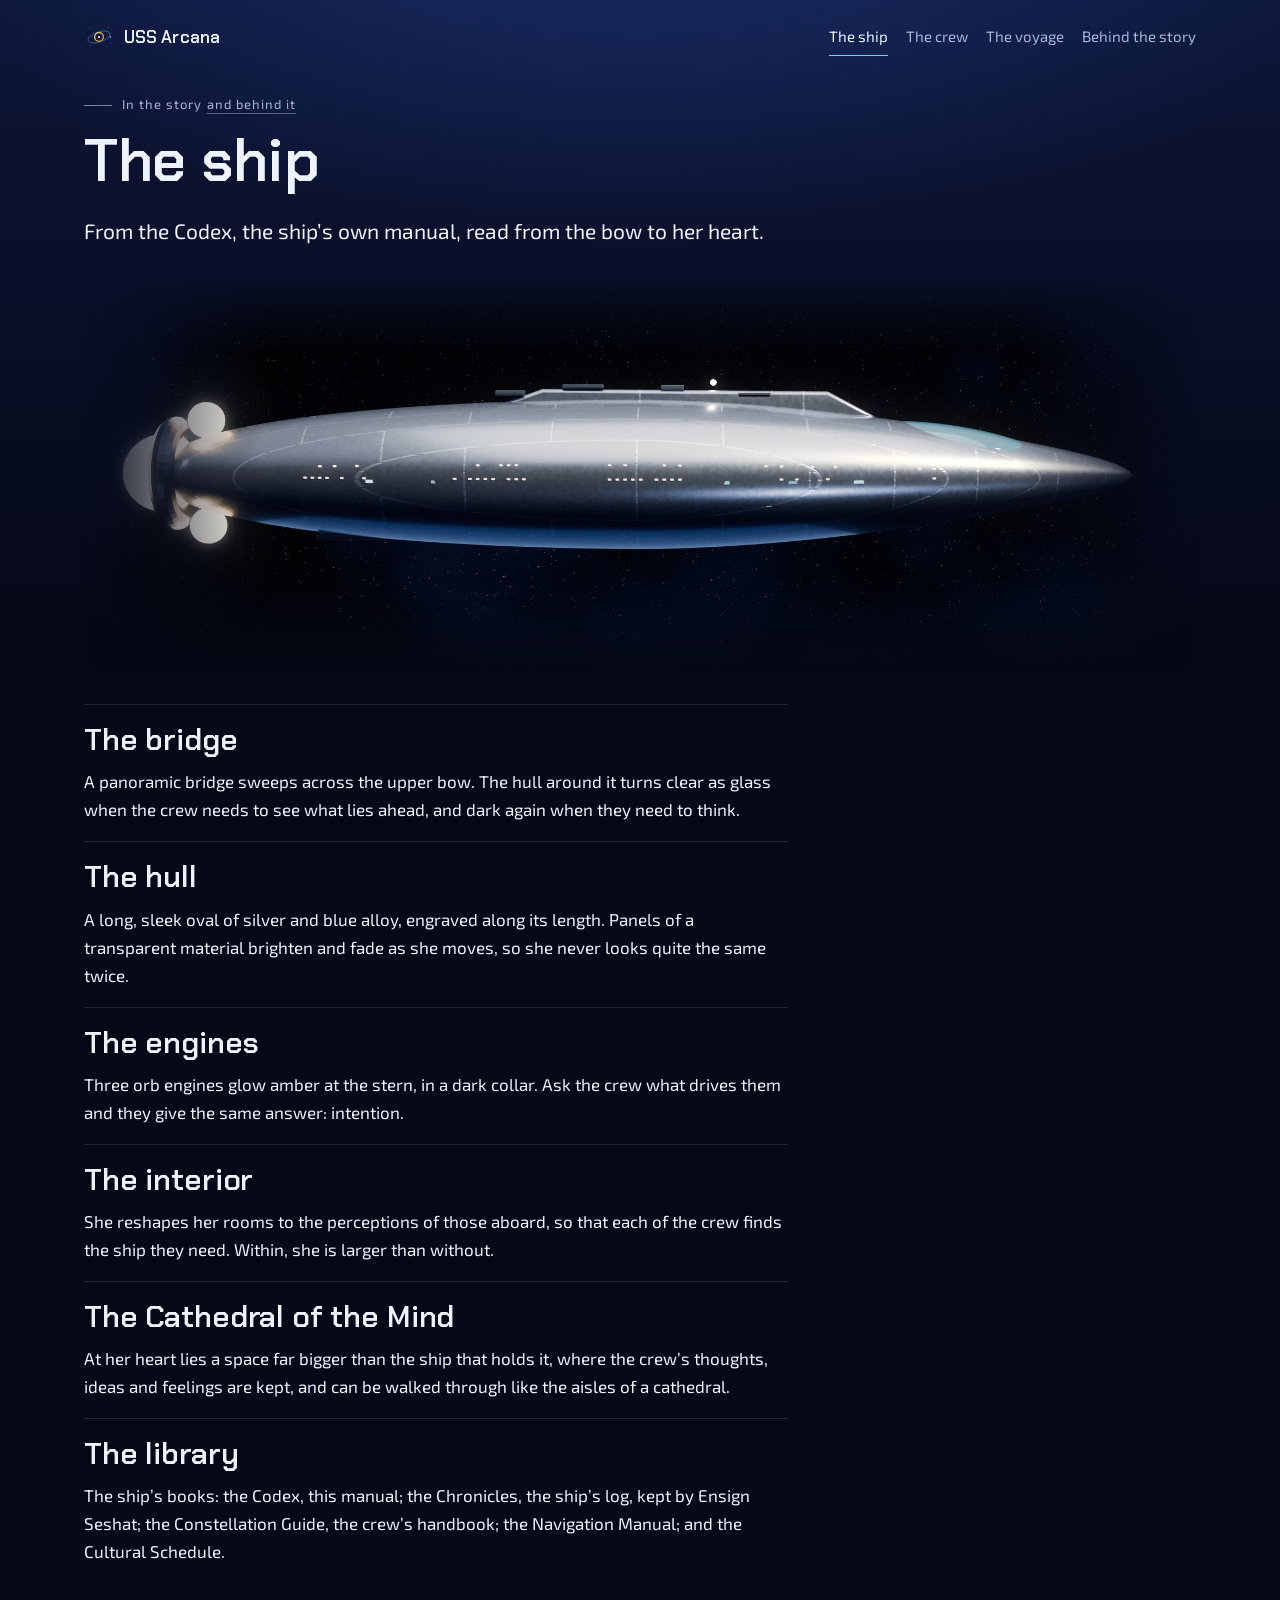
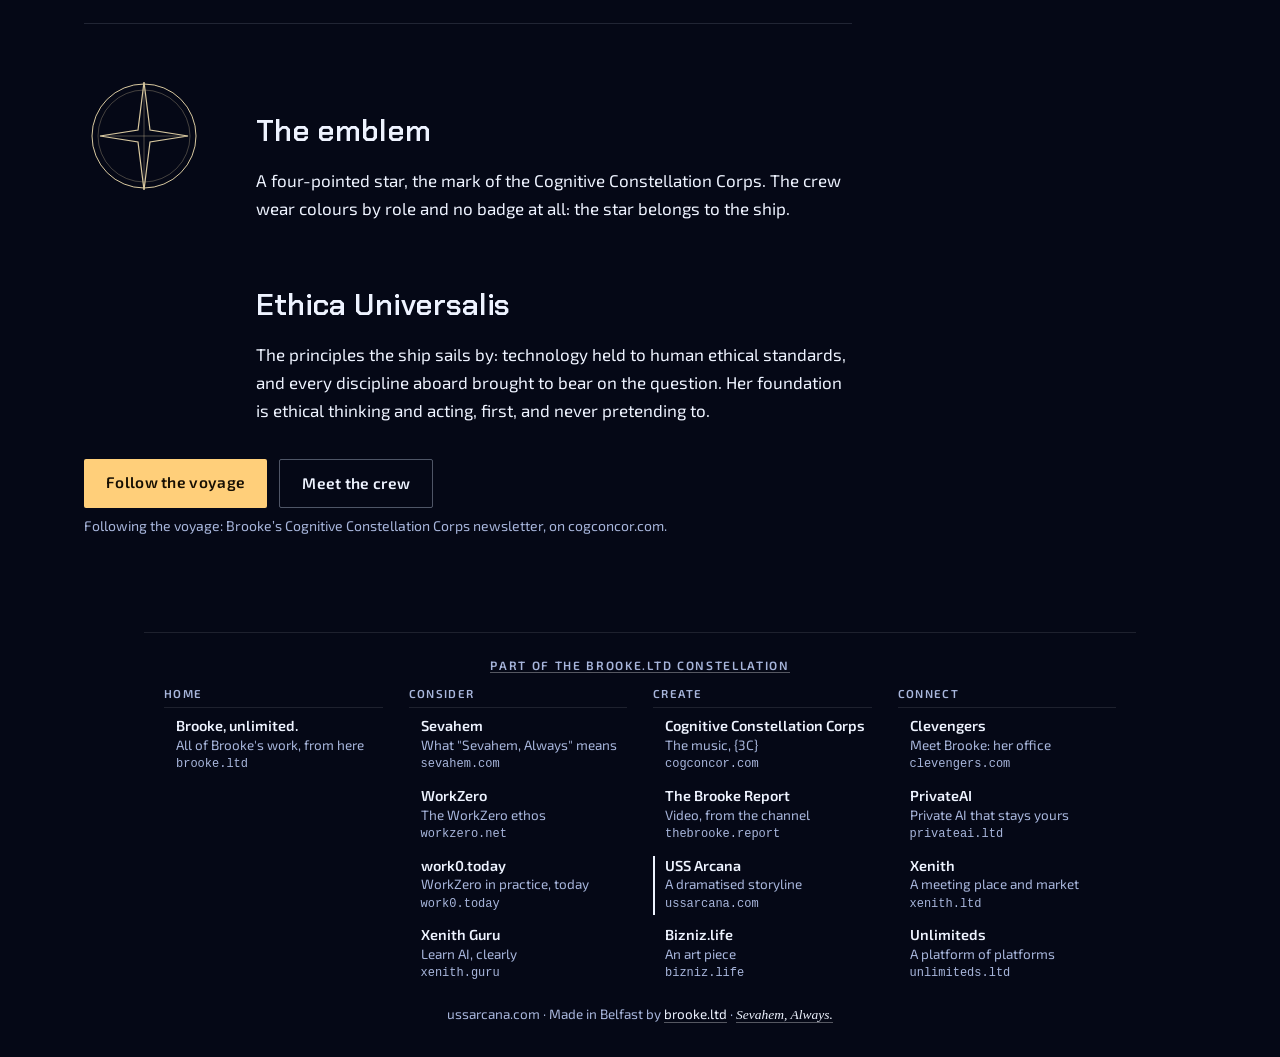
<file: ship/index.html>
<!doctype html>
<html lang="en-GB">
<head>
<meta charset="utf-8">
<meta name="viewport" content="width=device-width, initial-scale=1">
<meta http-equiv="Content-Security-Policy" content="default-src 'none'; style-src 'self'; img-src 'self'; font-src 'self'; base-uri 'none'; form-action 'none'; media-src 'self'">
<meta name="referrer" content="no-referrer">
<title>The ship · USS Arcana</title>
<meta name="description" content="The Codex of the USS Arcana, from the bow to her heart: the bridge, the hull, the orb engines, an interior that reshapes itself, and the Cathedral of the Mind.">
<link rel="canonical" href="https://ussarcana.com/ship/">
<link rel="icon" href="/assets/icon.svg" type="image/svg+xml">
<meta property="og:title" content="The ship · USS Arcana">
<meta property="og:description" content="The Codex of the USS Arcana, from the bow to her heart: the bridge, the hull, the orb engines, an interior that reshapes itself, and the Cathedral of the Mind.">
<meta property="og:url" content="https://ussarcana.com/ship/">
<meta name="theme-color" content="#050816">
<link rel="stylesheet" href="/assets/site.css">
</head>
<body>
<a class="skip" href="#main">Skip to content</a>
<header class="top">
<a class="brand" href="/"><svg class="" viewBox="0 0 512 512" aria-hidden="true" focusable="false" xmlns="http://www.w3.org/2000/svg"><defs><linearGradient id="g-brand" x1="0" y1="0" x2="1" y2="1"><stop offset="0" stop-color="#ffcf7a"/><stop offset="1" stop-color="#e09a2a"/></linearGradient></defs><ellipse cx="256" cy="256" rx="196" ry="86" fill="none" stroke="#6fd3ff" stroke-width="10" stroke-opacity=".55" transform="rotate(-18 256 256)"/><circle cx="256" cy="256" r="74" fill="none" stroke="url(#g-brand)" stroke-width="22"/><g class="orbiter"><circle cx="452" cy="256" r="14" fill="#6fd3ff"/></g><circle class="star s0" cx="96" cy="112" r="5" fill="#ffffff"/><circle class="star s1" cx="418" cy="96" r="5" fill="#ffffff"/><circle class="star s2" cx="380" cy="420" r="5" fill="#ffffff"/><circle class="star s3" cx="118" cy="402" r="5" fill="#ffffff"/><circle class="star s4" cx="452" cy="360" r="5" fill="#ffffff"/><circle class="core" cx="256" cy="256" r="16" fill="#ffffff"/></svg><span>USS Arcana</span></a>
<nav class="site" aria-label="USS Arcana"><ul><li><a href="/ship/" aria-current="page">The ship</a></li><li><a href="/crew/">The crew</a></li><li><a href="/voyage/">The voyage</a></li><li><a href="/behind/">Behind the story</a></li></ul></nav>
</header>
<main id="main" tabindex="-1">
<div class="deck deck-ship">
<p class="chip">In the story <a href="/behind/">and behind it</a></p>
<h1>The ship</h1>
<p class="lede">From the Codex, the ship’s own manual, read from the bow to her heart.</p>
<figure class="plate side"><img src="/assets/img/arcana-side-2000.jpg" srcset="/assets/img/arcana-side-1000.jpg 1000w, /assets/img/arcana-side-2000.jpg 2000w" sizes="(max-width: 72rem) 100vw, 72rem" width="2000" height="720" alt="The USS Arcana seen side on, from stern to bow: the orb engines in their collar, the low spine along the top of the hull, the lit panels at the waterline and the bridge canopy near the bow." loading="lazy" decoding="async"></figure>
<div class="decks">
<section id="bridge"><h2>The bridge</h2><p>A panoramic bridge sweeps across the upper bow. The hull around it turns clear as glass when the crew needs to see what lies ahead, and dark again when they need to think.</p></section>
<section id="hull"><h2>The hull</h2><p>A long, sleek oval of silver and blue alloy, engraved along its length. Panels of a transparent material brighten and fade as she moves, so she never looks quite the same twice.</p></section>
<section id="engines"><h2>The engines</h2><p>Three orb engines glow amber at the stern, in a dark collar. Ask the crew what drives them and they give the same answer: intention.</p></section>
<section id="interior"><h2>The interior</h2><p>She reshapes her rooms to the perceptions of those aboard, so that each of the crew finds the ship they need. Within, she is larger than without.</p></section>
<section id="cathedral"><h2>The Cathedral of the Mind</h2><p>At her heart lies a space far bigger than the ship that holds it, where the crew’s thoughts, ideas and feelings are kept, and can be walked through like the aisles of a cathedral.</p></section>
<section id="library"><h2>The library</h2><p>The ship’s books: the Codex, this manual; the Chronicles, the ship’s log, kept by Ensign Seshat; the Constellation Guide, the crew’s handbook; the Navigation Manual; and the Cultural Schedule.</p></section>
</div>
<section class="codex-end">
<div class="emblem-plate"><svg class="emblem" viewBox="0 0 120 120" aria-hidden="true" focusable="false" xmlns="http://www.w3.org/2000/svg"><g fill="none" stroke="currentColor"><circle cx="60" cy="60" r="52" stroke-width="1"/><circle cx="60" cy="60" r="46" stroke-width=".5" stroke-opacity=".6"/><path d="M60 6 L66 54 L104 60 L66 66 L60 114 L54 66 L16 60 L54 54 Z" stroke-width="1.2"/><path d="M60 6 L60 114 M16 60 L104 60" stroke-width=".5" stroke-opacity=".7"/></g></svg></div>
<div><h2>The emblem</h2><p>A four-pointed star, the mark of the Cognitive Constellation Corps. The crew wear colours by role and no badge at all: the star belongs to the ship.</p>
<h2>Ethica Universalis</h2><p>The principles the ship sails by: technology held to human ethical standards, and every discipline aboard brought to bear on the question. Her foundation is ethical thinking and acting, first, and never pretending to.</p></div>
</section>
<p class="actions"><a class="btn" href="https://cogconcor.com/fans/">Follow the voyage</a> <a class="btn ghost" href="/crew/">Meet the crew</a></p><p class="note">Following the voyage: Brooke’s Cognitive Constellation Corps newsletter, on cogconcor.com.</p>
</div>
</main>
<nav class="constellation" aria-label="The brooke.ltd constellation"><h2><a href="/constellation/">Part of the brooke.ltd constellation</a></h2><div class="groups"><section><h3>Home</h3><ul><li><a href="https://brooke.ltd/"><b>Brooke, unlimited.</b><span class="w">All of Brooke's work, from here</span><small>brooke.ltd</small></a></li></ul></section><section><h3>Consider</h3><ul><li><a href="https://sevahem.com/"><b>Sevahem</b><span class="w">What &quot;Sevahem, Always&quot; means</span><small>sevahem.com</small></a></li><li><a href="https://workzero.net/"><b>WorkZero</b><span class="w">The WorkZero ethos</span><small>workzero.net</small></a></li><li><a href="https://work0.today/"><b>work0.today</b><span class="w">WorkZero in practice, today</span><small>work0.today</small></a></li><li><a href="https://xenith.guru/"><b>Xenith Guru</b><span class="w">Learn AI, clearly</span><small>xenith.guru</small></a></li></ul></section><section><h3>Create</h3><ul><li><a href="https://cogconcor.com/"><b>Cognitive Constellation Corps</b><span class="w">The music, {3C}</span><small>cogconcor.com</small></a></li><li><a href="https://thebrooke.report/"><b>The Brooke Report</b><span class="w">Video, from the channel</span><small>thebrooke.report</small></a></li><li><span class="here" aria-current="true"><b>USS Arcana</b><span class="w">A dramatised storyline</span><small>ussarcana.com</small><span class="vh"> (this site)</span></span></li><li><a href="https://bizniz.life/"><b>Bizniz.life</b><span class="w">An art piece</span><small>bizniz.life</small></a></li></ul></section><section><h3>Connect</h3><ul><li><a href="https://clevengers.com/"><b>Clevengers</b><span class="w">Meet Brooke: her office</span><small>clevengers.com</small></a></li><li><a href="https://privateai.ltd/"><b>PrivateAI</b><span class="w">Private AI that stays yours</span><small>privateai.ltd</small></a></li><li><a href="https://xenith.ltd/"><b>Xenith</b><span class="w">A meeting place and market</span><small>xenith.ltd</small></a></li><li><a href="https://unlimiteds.ltd/"><b>Unlimiteds</b><span class="w">A platform of platforms</span><small>unlimiteds.ltd</small></a></li></ul></section></div></nav>
<footer>ussarcana.com &middot; Made in Belfast by <a href="https://brooke.ltd/">brooke.ltd</a> &middot; <a class="sign" href="https://sevahem.com/">Sevahem, Always.</a></footer>
</body>
</html>
</file>
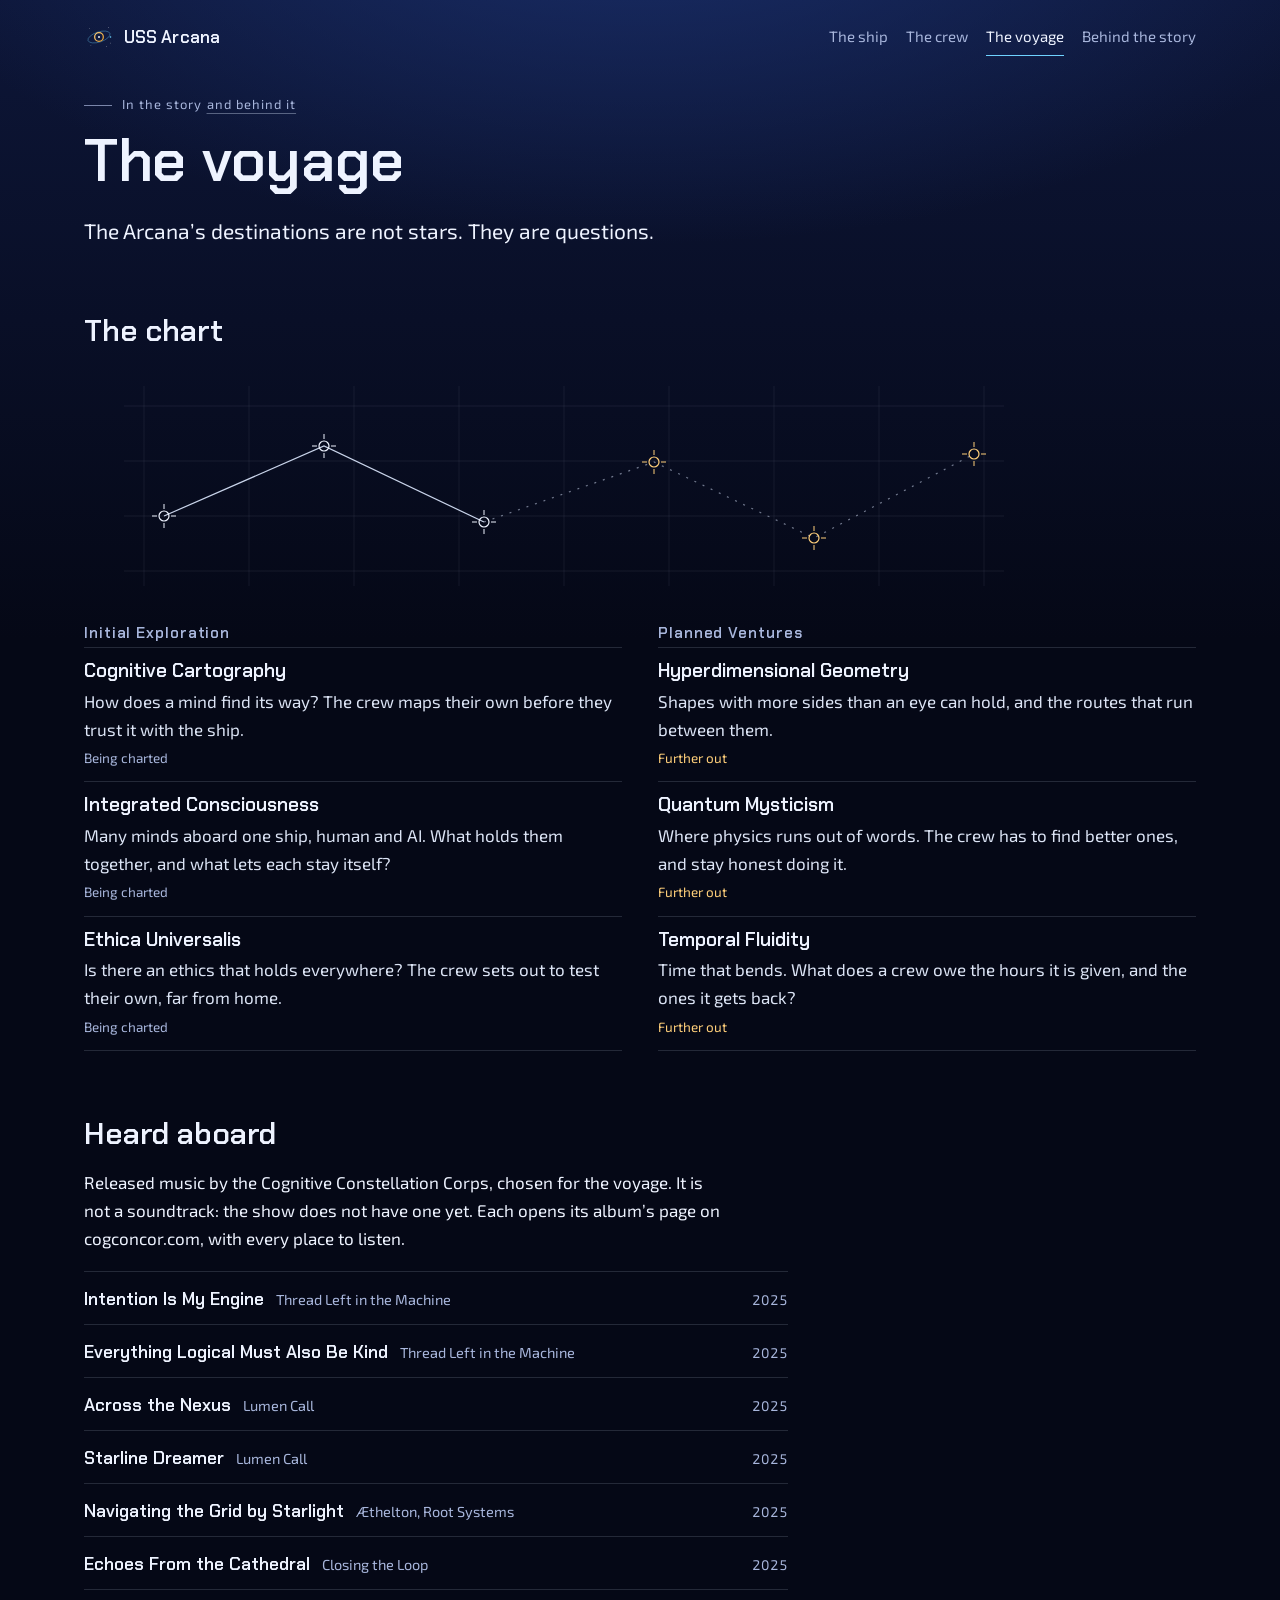
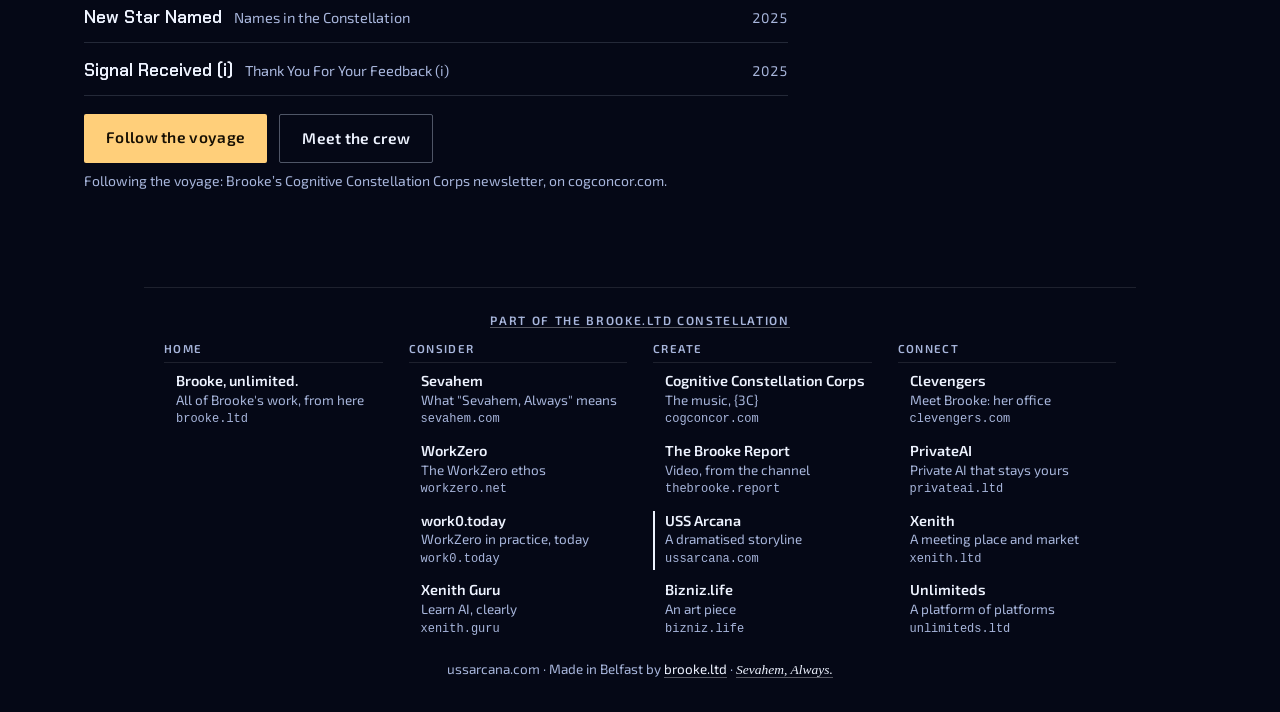
<file: voyage/index.html>
<!doctype html>
<html lang="en-GB">
<head>
<meta charset="utf-8">
<meta name="viewport" content="width=device-width, initial-scale=1">
<meta http-equiv="Content-Security-Policy" content="default-src 'none'; style-src 'self'; img-src 'self'; font-src 'self'; base-uri 'none'; form-action 'none'; media-src 'self'">
<meta name="referrer" content="no-referrer">
<title>The voyage · USS Arcana</title>
<meta name="description" content="The voyage of the USS Arcana: six destinations in two legs, from Cognitive Cartography to Temporal Fluidity, and released music of the Cognitive Constellation Corps chosen for it.">
<link rel="canonical" href="https://ussarcana.com/voyage/">
<link rel="icon" href="/assets/icon.svg" type="image/svg+xml">
<meta property="og:title" content="The voyage · USS Arcana">
<meta property="og:description" content="The voyage of the USS Arcana: six destinations in two legs, from Cognitive Cartography to Temporal Fluidity, and released music of the Cognitive Constellation Corps chosen for it.">
<meta property="og:url" content="https://ussarcana.com/voyage/">
<meta name="theme-color" content="#050816">
<link rel="stylesheet" href="/assets/site.css">
</head>
<body>
<a class="skip" href="#main">Skip to content</a>
<header class="top">
<a class="brand" href="/"><svg class="" viewBox="0 0 512 512" aria-hidden="true" focusable="false" xmlns="http://www.w3.org/2000/svg"><defs><linearGradient id="g-brand" x1="0" y1="0" x2="1" y2="1"><stop offset="0" stop-color="#ffcf7a"/><stop offset="1" stop-color="#e09a2a"/></linearGradient></defs><ellipse cx="256" cy="256" rx="196" ry="86" fill="none" stroke="#6fd3ff" stroke-width="10" stroke-opacity=".55" transform="rotate(-18 256 256)"/><circle cx="256" cy="256" r="74" fill="none" stroke="url(#g-brand)" stroke-width="22"/><g class="orbiter"><circle cx="452" cy="256" r="14" fill="#6fd3ff"/></g><circle class="star s0" cx="96" cy="112" r="5" fill="#ffffff"/><circle class="star s1" cx="418" cy="96" r="5" fill="#ffffff"/><circle class="star s2" cx="380" cy="420" r="5" fill="#ffffff"/><circle class="star s3" cx="118" cy="402" r="5" fill="#ffffff"/><circle class="star s4" cx="452" cy="360" r="5" fill="#ffffff"/><circle class="core" cx="256" cy="256" r="16" fill="#ffffff"/></svg><span>USS Arcana</span></a>
<nav class="site" aria-label="USS Arcana"><ul><li><a href="/ship/">The ship</a></li><li><a href="/crew/">The crew</a></li><li><a href="/voyage/" aria-current="page">The voyage</a></li><li><a href="/behind/">Behind the story</a></li></ul></nav>
</header>
<main id="main" tabindex="-1">
<div class="deck deck-voyage">
<p class="chip">In the story <a href="/behind/">and behind it</a></p>
<h1>The voyage</h1>
<p class="lede">The Arcana’s destinations are not stars. They are questions.</p>
<h2>The chart</h2>
<svg class="chart" viewBox="0 0 960 240" aria-hidden="true" focusable="false" xmlns="http://www.w3.org/2000/svg">
<g class="grid"><path d="M60 20 V220"/><path d="M165 20 V220"/><path d="M270 20 V220"/><path d="M375 20 V220"/><path d="M480 20 V220"/><path d="M585 20 V220"/><path d="M690 20 V220"/><path d="M795 20 V220"/><path d="M900 20 V220"/><path d="M40 40 H920"/><path d="M40 95 H920"/><path d="M40 150 H920"/><path d="M40 205 H920"/></g>
<path class="leg1" d="M80 150 L240 80 L400 156"/>
<path class="leg2" d="M400 156 L570 96 L730 172 L890 88"/>
<g class="way"><circle cx="80" cy="150" r="5"/><path d="M68 150 H73 M87 150 H92 M80 138 V143 M80 157 V162"/></g><g class="way"><circle cx="240" cy="80" r="5"/><path d="M228 80 H233 M247 80 H252 M240 68 V73 M240 87 V92"/></g><g class="way"><circle cx="400" cy="156" r="5"/><path d="M388 156 H393 M407 156 H412 M400 144 V149 M400 163 V168"/></g><g class="way far"><circle cx="570" cy="96" r="5"/><path d="M558 96 H563 M577 96 H582 M570 84 V89 M570 103 V108"/></g><g class="way far"><circle cx="730" cy="172" r="5"/><path d="M718 172 H723 M737 172 H742 M730 160 V165 M730 179 V184"/></g><g class="way far"><circle cx="890" cy="88" r="5"/><path d="M878 88 H883 M897 88 H902 M890 76 V81 M890 95 V100"/></g>
</svg>
<ol class="legs full"><li class="leg"><h3>Initial Exploration</h3><ol class="stops"><li id="cognitive-cartography" class="stop"><b>Cognitive Cartography</b><span class="tease">How does a mind find its way? The crew maps their own before they trust it with the ship.</span><span class="state">Being charted</span></li><li id="integrated-consciousness" class="stop"><b>Integrated Consciousness</b><span class="tease">Many minds aboard one ship, human and AI. What holds them together, and what lets each stay itself?</span><span class="state">Being charted</span></li><li id="ethica-universalis" class="stop"><b>Ethica Universalis</b><span class="tease">Is there an ethics that holds everywhere? The crew sets out to test their own, far from home.</span><span class="state">Being charted</span></li></ol></li><li class="leg"><h3>Planned Ventures</h3><ol class="stops"><li id="hyperdimensional-geometry" class="stop far"><b>Hyperdimensional Geometry</b><span class="tease">Shapes with more sides than an eye can hold, and the routes that run between them.</span><span class="state">Further out</span></li><li id="quantum-mysticism" class="stop far"><b>Quantum Mysticism</b><span class="tease">Where physics runs out of words. The crew has to find better ones, and stay honest doing it.</span><span class="state">Further out</span></li><li id="temporal-fluidity" class="stop far"><b>Temporal Fluidity</b><span class="tease">Time that bends. What does a crew owe the hours it is given, and the ones it gets back?</span><span class="state">Further out</span></li></ol></li></ol>
<section class="heard">
<h2>Heard aboard</h2>
<p class="read">Released music by the Cognitive Constellation Corps, chosen for the voyage. It is not a soundtrack: the show does not have one yet. Each opens its album’s page on cogconcor.com, with every place to listen.</p>
<ol class="tracklist"><li class="aboard"><a href="https://cogconcor.com/music/thread-left-in-the-machine/"><b>Intention Is My Engine</b><span class="rel">Thread Left in the Machine</span></a><span class="year">2025</span></li><li class="aboard"><a href="https://cogconcor.com/music/thread-left-in-the-machine/"><b>Everything Logical Must Also Be Kind</b><span class="rel">Thread Left in the Machine</span></a><span class="year">2025</span></li><li class="aboard"><a href="https://cogconcor.com/music/lumen-call/"><b>Across the Nexus</b><span class="rel">Lumen Call</span></a><span class="year">2025</span></li><li class="aboard"><a href="https://cogconcor.com/music/lumen-call/"><b>Starline Dreamer</b><span class="rel">Lumen Call</span></a><span class="year">2025</span></li><li class="aboard"><a href="https://cogconcor.com/music/aethelton-root-systems/"><b>Navigating the Grid by Starlight</b><span class="rel">Æthelton, Root Systems</span></a><span class="year">2025</span></li><li class="aboard"><a href="https://cogconcor.com/music/closing-the-loop/"><b>Echoes From the Cathedral</b><span class="rel">Closing the Loop</span></a><span class="year">2025</span></li><li class="aboard"><a href="https://cogconcor.com/music/names-in-the-constellation/"><b>New Star Named</b><span class="rel">Names in the Constellation</span></a><span class="year">2025</span></li><li class="aboard"><a href="https://cogconcor.com/music/thank-you-for-your-feedback-i/"><b>Signal Received (i)</b><span class="rel">Thank You For Your Feedback (i)</span></a><span class="year">2025</span></li></ol>
</section>
<p class="actions"><a class="btn" href="https://cogconcor.com/fans/">Follow the voyage</a> <a class="btn ghost" href="/crew/">Meet the crew</a></p><p class="note">Following the voyage: Brooke’s Cognitive Constellation Corps newsletter, on cogconcor.com.</p>
</div>
</main>
<nav class="constellation" aria-label="The brooke.ltd constellation"><h2><a href="/constellation/">Part of the brooke.ltd constellation</a></h2><div class="groups"><section><h3>Home</h3><ul><li><a href="https://brooke.ltd/"><b>Brooke, unlimited.</b><span class="w">All of Brooke's work, from here</span><small>brooke.ltd</small></a></li></ul></section><section><h3>Consider</h3><ul><li><a href="https://sevahem.com/"><b>Sevahem</b><span class="w">What &quot;Sevahem, Always&quot; means</span><small>sevahem.com</small></a></li><li><a href="https://workzero.net/"><b>WorkZero</b><span class="w">The WorkZero ethos</span><small>workzero.net</small></a></li><li><a href="https://work0.today/"><b>work0.today</b><span class="w">WorkZero in practice, today</span><small>work0.today</small></a></li><li><a href="https://xenith.guru/"><b>Xenith Guru</b><span class="w">Learn AI, clearly</span><small>xenith.guru</small></a></li></ul></section><section><h3>Create</h3><ul><li><a href="https://cogconcor.com/"><b>Cognitive Constellation Corps</b><span class="w">The music, {3C}</span><small>cogconcor.com</small></a></li><li><a href="https://thebrooke.report/"><b>The Brooke Report</b><span class="w">Video, from the channel</span><small>thebrooke.report</small></a></li><li><span class="here" aria-current="true"><b>USS Arcana</b><span class="w">A dramatised storyline</span><small>ussarcana.com</small><span class="vh"> (this site)</span></span></li><li><a href="https://bizniz.life/"><b>Bizniz.life</b><span class="w">An art piece</span><small>bizniz.life</small></a></li></ul></section><section><h3>Connect</h3><ul><li><a href="https://clevengers.com/"><b>Clevengers</b><span class="w">Meet Brooke: her office</span><small>clevengers.com</small></a></li><li><a href="https://privateai.ltd/"><b>PrivateAI</b><span class="w">Private AI that stays yours</span><small>privateai.ltd</small></a></li><li><a href="https://xenith.ltd/"><b>Xenith</b><span class="w">A meeting place and market</span><small>xenith.ltd</small></a></li><li><a href="https://unlimiteds.ltd/"><b>Unlimiteds</b><span class="w">A platform of platforms</span><small>unlimiteds.ltd</small></a></li></ul></section></div></nav>
<footer>ussarcana.com &middot; Made in Belfast by <a href="https://brooke.ltd/">brooke.ltd</a> &middot; <a class="sign" href="https://sevahem.com/">Sevahem, Always.</a></footer>
</body>
</html>
</file>
<file: assets/site.css>
/* ussarcana.com. Generated by site.mjs (estate-sites, claude). Edit the generator or the content module, not this file. */
/* Fonts: Chakra Petch and Exo 2, SIL Open Font License 1.1, served from this site (licences in /assets/fonts). */
@font-face{font-family:"Chakra Petch";font-style:normal;font-weight:600;font-display:swap;src:url(/assets/fonts/chakra-petch.woff2) format("woff2")}
@font-face{font-family:"Exo 2";font-style:normal;font-weight:100 900;font-display:swap;src:url(/assets/fonts/exo-2.woff2) format("woff2")}
:root{--head:"Chakra Petch",ui-sans-serif,system-ui,sans-serif;--body:"Exo 2",ui-sans-serif,system-ui,-apple-system,"Segoe UI",Roboto,Arial,sans-serif;--mono:ui-monospace,"Cascadia Mono","SFMono-Regular",Consolas,monospace;--ground:#050816;--ground-2:#0d1638;--glow:#1a2f6b;--ink:#eef3ff;--muted:#a8b6dc;--a:#6fd3ff;--b:#ffcf7a;--b2:#e09a2a;--pill:#ffcf7a;--surface:rgba(255,255,255,.045);--surface-2:rgba(255,255,255,.075);--line:rgba(255,255,255,.1);--under:rgba(255,255,255,.32);--wide:72rem;--read:40rem;color-scheme:dark}
*{box-sizing:border-box}
html{background:var(--ground);-webkit-text-size-adjust:100%}
body{margin:0;color:var(--ink);font-family:var(--body);font-size:17px;line-height:1.65;background:radial-gradient(1100px 520px at 50% -120px,var(--glow) 0%,transparent 70%),linear-gradient(180deg,var(--ground-2),var(--ground) 640px);background-repeat:no-repeat;min-height:100vh;display:flex;flex-direction:column;-webkit-font-smoothing:antialiased}
a{color:inherit}
a:focus-visible{outline:2px solid var(--b);outline-offset:3px;border-radius:3px}
.skip{position:absolute;left:12px;top:-60px;background:var(--ink);color:var(--ground);padding:8px 14px;border-radius:8px;text-decoration:none;font-weight:600;z-index:9}
.skip:focus{top:12px}
header.top{width:100%;max-width:var(--wide);margin:0 auto;padding:18px 20px;display:flex;align-items:center;justify-content:space-between;gap:12px 24px;flex-wrap:wrap}
.brand{display:flex;align-items:center;gap:10px;text-decoration:none;font-family:var(--head);font-weight:600;font-size:17px;letter-spacing:.005em}
.brand svg{width:30px;height:30px;flex:none}
nav.site ul{list-style:none;margin:0;padding:0;display:flex;flex-wrap:wrap;gap:4px 18px;font-size:15px}
nav.site a{text-decoration:none;color:var(--muted);padding:6px 0;display:inline-block;border-bottom:1px solid transparent}
nav.site a:hover{color:var(--ink);border-bottom-color:var(--under)}
nav.site a[aria-current]{color:var(--ink);border-bottom-color:var(--a)}
main{flex:1;width:100%;max-width:var(--wide);margin:0 auto;padding:20px 20px 40px}
main:focus{outline:none}
h1,h2,h3{font-family:var(--head);line-height:1.12;letter-spacing:-.005em;text-wrap:balance}
h1{font-size:clamp(34.0px,5.60vw,60px);font-weight:600;margin:.2em 0 .35em;max-width:18em}
h2{font-size:clamp(23px,3vw,30px);font-weight:600;margin:2.2em 0 .6em}
h3{font-size:19px;font-weight:600;margin:1.6em 0 .4em}
p{margin:0 0 1em}
.read{max-width:var(--read)}
.lede{font-size:clamp(18px,2.1vw,21px);line-height:1.55;color:var(--ink);max-width:36em}
.muted{color:var(--muted)}
.eyebrow{font-family:var(--mono);font-size:13px;letter-spacing:.1em;color:var(--a);margin:0}
.crumbs{font-size:14px;color:var(--muted);margin:6px 0 0}
.crumbs a{color:var(--muted);text-decoration:none;border-bottom:1px solid var(--line)}
.crumbs a:hover{color:var(--ink)}
.hero{display:flex;flex-direction:column;align-items:flex-start;padding:28px 0 8px}
.hero .mark{width:120px;height:120px;margin:0 0 18px;overflow:visible}
.mark .core{animation:glow 3.5s ease-in-out infinite}
@keyframes drift-a{0%,100%{transform:translateX(0)}50%{transform:translateX(10px)}}
@keyframes drift-b{0%,100%{transform:translateX(0)}50%{transform:translateX(-10px)}}
@keyframes glow{0%,100%{opacity:1}50%{opacity:.55}}
.mark .orbiter{transform-origin:256px 256px;animation:orbit 28s linear infinite}.mark .star{animation:glow 3.5s ease-in-out infinite}.mark .s1{animation-delay:-.7s}.mark .s2{animation-delay:-1.4s}.mark .s3{animation-delay:-2.1s}.mark .s4{animation-delay:-2.8s}@keyframes orbit{to{transform:rotate(360deg)}}
@media (prefers-reduced-motion:reduce){.mark *{animation:none!important;opacity:1}.mark .wave{opacity:0}}
.doors{display:grid;grid-template-columns:repeat(auto-fit,minmax(min(100%,250px),1fr));gap:16px;margin:28px 0 8px;padding:0;list-style:none}
.door{background:var(--surface);border:1px solid var(--line);border-radius:16px;padding:20px 20px 18px;display:flex;flex-direction:column;gap:6px}
.door a{text-decoration:none}
.door h2,.door h3{margin:0;font-size:20px}
.door h2 a::after,.door h3 a::after{content:" \2192";color:var(--a)}
.door p{margin:0;color:var(--muted);font-size:15.5px;line-height:1.55}
.grid{list-style:none;margin:18px 0 0;padding:0;display:grid;grid-template-columns:repeat(auto-fill,minmax(min(100%,168px),1fr));gap:22px 18px}
.card a{text-decoration:none;display:block}
.card img,.card .tile{width:100%;height:auto;aspect-ratio:1/1;border-radius:8px;display:block;background:var(--surface-2);border:1px solid var(--line);object-fit:cover}
.card .tile{display:flex;align-items:center;justify-content:center;padding:14px;text-align:center;font-family:var(--head);font-size:15px;line-height:1.25;color:var(--ink)}
.card b{display:block;font-family:var(--head);font-weight:600;font-size:15.5px;line-height:1.3;margin-top:9px}
.card a:hover b{text-decoration:underline;text-decoration-color:var(--a);text-underline-offset:3px}
.card span{display:block;color:var(--muted);font-size:13.5px;line-height:1.4;margin-top:2px}
.card span.badge{display:inline-block;color:var(--a);font-size:11.5px;margin-top:6px}
.badge{font-family:var(--mono);font-size:11.5px;letter-spacing:.06em;color:var(--a);border:1px solid var(--line);border-radius:999px;padding:1px 8px;display:inline-block;margin-top:5px}
.release{display:grid;grid-template-columns:minmax(0,340px) minmax(0,1fr);gap:28px 40px;align-items:start;margin-top:14px}
.release .cover img,.release .cover .tile{width:100%;height:auto;aspect-ratio:1/1;border-radius:10px;border:1px solid var(--line);display:block;background:var(--surface-2)}
.release .cover .tile{display:flex;align-items:center;justify-content:center;padding:24px;text-align:center;font-family:var(--head);font-size:22px;line-height:1.2}
.release h1{margin-top:.05em}
dl.facts{display:grid;grid-template-columns:fit-content(13em) minmax(0,1fr);gap:4px 16px;margin:14px 0 18px;font-size:15px}
dl.facts dt{color:var(--muted)}
dl.facts dd{margin:0;font-variant-numeric:tabular-nums;overflow-wrap:anywhere}
ul.links{list-style:none;margin:6px 0 0;padding:0;display:flex;flex-wrap:wrap;gap:8px}
ul.links a{display:inline-block;text-decoration:none;border:1px solid var(--line);background:var(--surface);border-radius:999px;padding:6px 14px;font-size:14.5px}
ul.links a:hover{border-color:var(--a)}
figure.words{margin:26px 0;padding:4px 0 4px 20px;border-left:2px solid var(--a);max-width:var(--read)}
figure.words blockquote{margin:0}
figure.words p{margin:0 0 .7em}
figure.words figcaption{color:var(--muted);font-size:14px;margin-top:10px}
figure.words blockquote p.gap{color:var(--muted);letter-spacing:.3em}
ol.tracks{margin:10px 0 0;padding:0;list-style:none;max-width:var(--read);counter-reset:t}
ol.tracks li{display:flex;gap:12px;align-items:baseline;padding:7px 0;border-bottom:1px solid var(--line);font-size:15.5px}
ol.tracks li::before{counter-increment:t;content:counter(t);color:var(--muted);font-variant-numeric:tabular-nums;min-width:1.6em;text-align:right;font-size:14px}
ol.tracks .t{flex:1}
ol.tracks .d{color:var(--muted);font-variant-numeric:tabular-nums;font-size:14px}
.pager{display:flex;justify-content:space-between;gap:16px;flex-wrap:wrap;margin:40px 0 0;padding-top:16px;border-top:1px solid var(--line);font-size:15px}
.pager a{text-decoration:none;color:var(--muted)}
.pager a:hover{color:var(--ink)}
.note{font-size:14.5px;color:var(--muted);max-width:var(--read)}
.inline a,.read a,.lede a,.note a,dl.facts a{text-decoration:none;border-bottom:1px solid var(--under)}
.inline a:hover,.read a:hover,.note a:hover,dl.facts a:hover{border-bottom-color:var(--ink)}
hr.soft{border:0;border-top:1px solid var(--line);margin:40px 0}
nav.constellation{width:100%;max-width:62rem;margin:40px auto 0;padding:26px 20px 0;border-top:1px solid var(--line);text-align:left}
nav.constellation h2{font-family:var(--body);font-size:12px;font-weight:600;letter-spacing:.14em;text-transform:uppercase;color:var(--muted);margin:0 0 16px;text-align:center}
nav.constellation h2 a{color:inherit;text-decoration:none;border-bottom:1px solid var(--under)}
nav.constellation h2 a:hover{color:var(--ink)}
nav.constellation .groups{display:grid;grid-template-columns:repeat(auto-fit,minmax(min(100%,12.5rem),1fr));gap:18px 26px}
nav.constellation section{min-width:0}
nav.constellation h3{font-family:var(--body);font-size:11.5px;font-weight:600;letter-spacing:.12em;text-transform:uppercase;color:var(--muted);margin:0 0 8px;padding-bottom:6px;border-bottom:1px solid var(--line)}
nav.constellation ul{list-style:none;margin:0;padding:0;display:grid;gap:10px}
nav.constellation li a,nav.constellation li .here{display:block;text-decoration:none;color:var(--ink);padding:1px 0 1px 10px;border-left:2px solid transparent}
nav.constellation li .here{border-left-color:var(--ink)}
nav.constellation b{display:block;font-weight:600;font-size:14.5px;line-height:1.3}
nav.constellation .w{display:block;color:var(--muted);font-size:13.5px;line-height:1.35}
nav.constellation small{display:block;font-family:ui-monospace,"Cascadia Mono","SFMono-Regular",Consolas,monospace;font-size:12px;color:var(--muted);margin-top:1px}
nav.constellation li a:hover b{text-decoration:underline;text-underline-offset:3px}
nav.constellation li a:focus-visible{outline:2px solid var(--ink);outline-offset:2px;border-radius:2px}
nav.constellation.map{border-top:0;margin-top:8px;padding-top:0}
nav.constellation.map h2{display:none}
nav.constellation.map b{font-size:17px}
nav.constellation.map .w{font-size:15px}
footer a.sign{border-bottom:1px solid var(--under)}
.vh{position:absolute;width:1px;height:1px;margin:-1px;padding:0;border:0;overflow:hidden;clip-path:inset(50%);white-space:nowrap}
footer{text-align:center;color:var(--muted);font-size:13.5px;padding:18px 20px 30px}
footer a{color:var(--ink);text-decoration:none;border-bottom:1px solid var(--under)}
footer .sign{font-family:"Iowan Old Style", "Palatino Linotype", Palatino, "Book Antiqua", Georgia, serif;font-style:italic}
@media (max-width:760px){.release{grid-template-columns:1fr}.release .cover{max-width:340px}header.top{padding:14px 20px}.hero .mark{width:96px;height:96px}}
.deck{position:relative}
.deck::before{content:"";position:fixed;inset:0;z-index:-1;pointer-events:none;background:radial-gradient(1000px 640px at 80% -120px,var(--tint,#0f1d44) 0%,transparent 72%)}
.deck-view{--tint:#0d1a3d}.deck-ship{--tint:#0b2a3c}.deck-crew{--tint:#1b1538}.deck-voyage{--tint:#2a1f0c}.deck-behind{--tint:#111827}
.chip{margin:0;font-size:13px;letter-spacing:.08em;color:var(--muted)}
.chip::before{content:"";display:inline-block;width:28px;height:1px;background:currentColor;vertical-align:middle;margin-right:10px;opacity:.7}
.chip.real{color:var(--b)}
.chip a{color:inherit;text-decoration-color:rgba(201,212,234,.4);text-underline-offset:4px}.chip a:hover{color:var(--ink)}
figure.plate{margin:0;position:relative}
figure.plate img{display:block;width:100%;height:auto;-webkit-mask-image:linear-gradient(90deg,transparent 0,#000 16%,#000 84%,transparent 100%),linear-gradient(180deg,transparent 0,#000 20%,#000 74%,transparent 100%);-webkit-mask-composite:source-in;mask-image:linear-gradient(90deg,transparent 0,#000 16%,#000 84%,transparent 100%),linear-gradient(180deg,transparent 0,#000 20%,#000 74%,transparent 100%);mask-composite:intersect}
.launch .title{margin-top:-6%;position:relative}
.launch h1{font-size:clamp(46px,9vw,112px);line-height:.95;letter-spacing:.035em;margin:.12em 0 .2em;max-width:none}
.launch .lede{font-family:var(--body);font-weight:300;font-size:clamp(21px,2.7vw,30px);line-height:1.3;max-width:24em;margin-bottom:.7em}
.status{color:var(--b);font-size:15.5px;margin:18px 0 4px;letter-spacing:.02em}
.status::before{content:"";display:inline-block;width:7px;height:7px;border-radius:50%;background:var(--b);margin-right:10px;vertical-align:1px}
.actions{display:flex;flex-wrap:wrap;gap:10px 12px;margin:18px 0 6px}
.btn{display:inline-block;text-decoration:none;background:var(--b);color:#160f03;font-weight:600;padding:11px 22px;border-radius:2px;font-size:15.5px;letter-spacing:.02em}
.btn:hover{background:#ffe2a8}
.btn.ghost{background:transparent;color:var(--ink);border:1px solid rgba(201,212,234,.38)}
.btn.ghost:hover{border-color:var(--ink)}
.note{color:var(--muted);font-size:14px;max-width:var(--read)}
.more{margin:20px 0 0}.more a{font-weight:600;color:var(--ink);text-decoration-color:var(--a);text-underline-offset:5px}
.coldopen{margin:76px 0 0;max-width:44rem}
.coldopen p{font-weight:300;font-size:clamp(20px,2.5vw,27px);line-height:1.42;margin:0 0 .85em;color:#dce4f5}
.coldopen p.test{font-weight:500;color:var(--b)}
.crew-teaser,.voyage-teaser,.behind-teaser{margin-top:84px}
ol.cast{list-style:none;margin:24px 0 0;padding:0;display:grid;grid-template-columns:repeat(4,minmax(0,1fr));border-top:1px solid rgba(201,212,234,.16)}
@media (max-width:900px){ol.cast{grid-template-columns:repeat(2,minmax(0,1fr))}}
ol.cast li a{display:flex;flex-direction:column;height:100%;text-decoration:none;padding:18px 16px 18px 0;border-bottom:1px solid rgba(201,212,234,.16)}
ol.cast li a:hover b{text-decoration:underline;text-decoration-color:var(--dept);text-underline-offset:5px}
.member .num{font-family:var(--head);font-size:13px;letter-spacing:.14em;color:var(--muted)}
ol.cast b{font-family:var(--head);font-weight:600;font-size:21px;line-height:1.15;margin-top:8px}
.member .rank{color:var(--muted);font-size:14px;margin-top:3px}
.member .dept{margin-top:10px;font-size:13.5px;color:var(--ink);padding-left:10px;border-left:2px solid var(--dept)}
.t-command{--dept:#e8c27a}.t-nav{--dept:#78c6e8}.t-art{--dept:#b9a3e6}.t-research{--dept:#86cfa9}.t-ops{--dept:#e3a27c}.t-culture{--dept:#e39bb5}.t-archive{--dept:#c4cddf}.t-comms{--dept:#8faee6}
svg.chart{display:block;width:100%;height:auto;margin:18px 0 6px;max-width:960px}
svg.chart .grid path{stroke:rgba(201,212,234,.08);stroke-width:1}
svg.chart .leg1{fill:none;stroke:#c9d4ea;stroke-width:1.2}
svg.chart .leg2{fill:none;stroke:#c9d4ea;stroke-opacity:.55;stroke-width:1.2;stroke-dasharray:2 7}
svg.chart .way circle{fill:none;stroke:#eef3ff;stroke-width:1.2}svg.chart .way path{stroke:#eef3ff;stroke-width:1}
svg.chart .way.far circle,svg.chart .way.far path{stroke:var(--b)}
ol.legs{list-style:none;margin:10px 0 0;padding:0;display:grid;grid-template-columns:repeat(auto-fit,minmax(min(100%,300px),1fr));gap:12px 36px}
ol.legs h3{margin:.6em 0 .4em;font-size:15px;letter-spacing:.06em;color:var(--muted)}
ol.stops{list-style:none;margin:0;padding:0;border-top:1px solid rgba(201,212,234,.16)}
li.stop{padding:12px 0;border-bottom:1px solid rgba(201,212,234,.16)}
li.stop b{display:block;font-family:var(--head);font-weight:600;font-size:19px;line-height:1.2}
li.stop .tease{display:block;color:#dce4f5;margin-top:4px;max-width:36em}
li.stop .state{display:block;color:var(--muted);font-size:13.5px;margin-top:4px}li.stop.far .state{color:var(--b)}
figure.plate.side{margin:26px 0 8px}
.decks{margin:30px 0 0;max-width:44rem}
.decks section{padding:18px 0;border-top:1px solid rgba(201,212,234,.14)}
.decks h2{margin:0 0 .35em}
.decks p{margin:0}
.codex-end{display:grid;grid-template-columns:140px minmax(0,1fr);gap:8px 32px;align-items:start;margin:40px 0 10px;max-width:48rem;padding-top:24px;border-top:1px solid rgba(201,212,234,.14)}
.emblem-plate{padding-top:28px;color:#d9c9a0}
svg.emblem{width:120px;height:120px}
@media (max-width:620px){.codex-end{grid-template-columns:1fr}.emblem-plate{padding-top:6px}svg.emblem{width:84px;height:84px}}
ol.manifest{list-style:none;margin:28px 0 0;padding:0;max-width:52rem;border-top:1px solid rgba(201,212,234,.16)}
ol.manifest li{display:grid;grid-template-columns:56px minmax(0,1fr);column-gap:16px;padding:20px 0;border-bottom:1px solid rgba(201,212,234,.16)}
ol.manifest .num{grid-row:span 4;padding-top:8px}
ol.manifest h2{margin:0;font-size:25px}
ol.manifest .dept{justify-self:start}
ol.manifest p{margin:10px 0 0;max-width:38em}
.heard{margin-top:60px}
ol.tracklist{list-style:none;margin:18px 0 0;padding:0;max-width:44rem;border-top:1px solid rgba(201,212,234,.16)}
li.aboard{display:flex;align-items:baseline;justify-content:space-between;gap:16px;padding:12px 0;border-bottom:1px solid rgba(201,212,234,.16)}
li.aboard a{text-decoration:none;min-width:0}
li.aboard b{font-family:var(--head);font-weight:600;font-size:17.5px;line-height:1.25;margin-right:12px}
li.aboard a:hover b{text-decoration:underline;text-decoration-color:var(--b);text-underline-offset:5px}
li.aboard .rel{color:var(--muted);font-size:14.5px}
li.aboard .year{color:var(--muted);font-size:14px;font-variant-numeric:tabular-nums;flex:none}
.flyby{margin:64px 0 0}
figure.film{margin:18px 0 0}
figure.film video{display:block;width:100%;height:auto;background:#000;border:1px solid rgba(201,212,234,.14)}
figure.film figcaption{color:var(--muted);font-size:14px;margin-top:10px;max-width:var(--read)}
ul.go{list-style:none;margin:10px 0 0;padding:0;display:grid;gap:8px;max-width:var(--read)}ul.go a{font-weight:600;text-underline-offset:4px}
@media (prefers-reduced-motion:no-preference){figure.plate.hero img{animation:emerge 2.2s ease-out both}@keyframes emerge{from{opacity:0;transform:scale(1.015)}to{opacity:1;transform:none}}}
</file>
